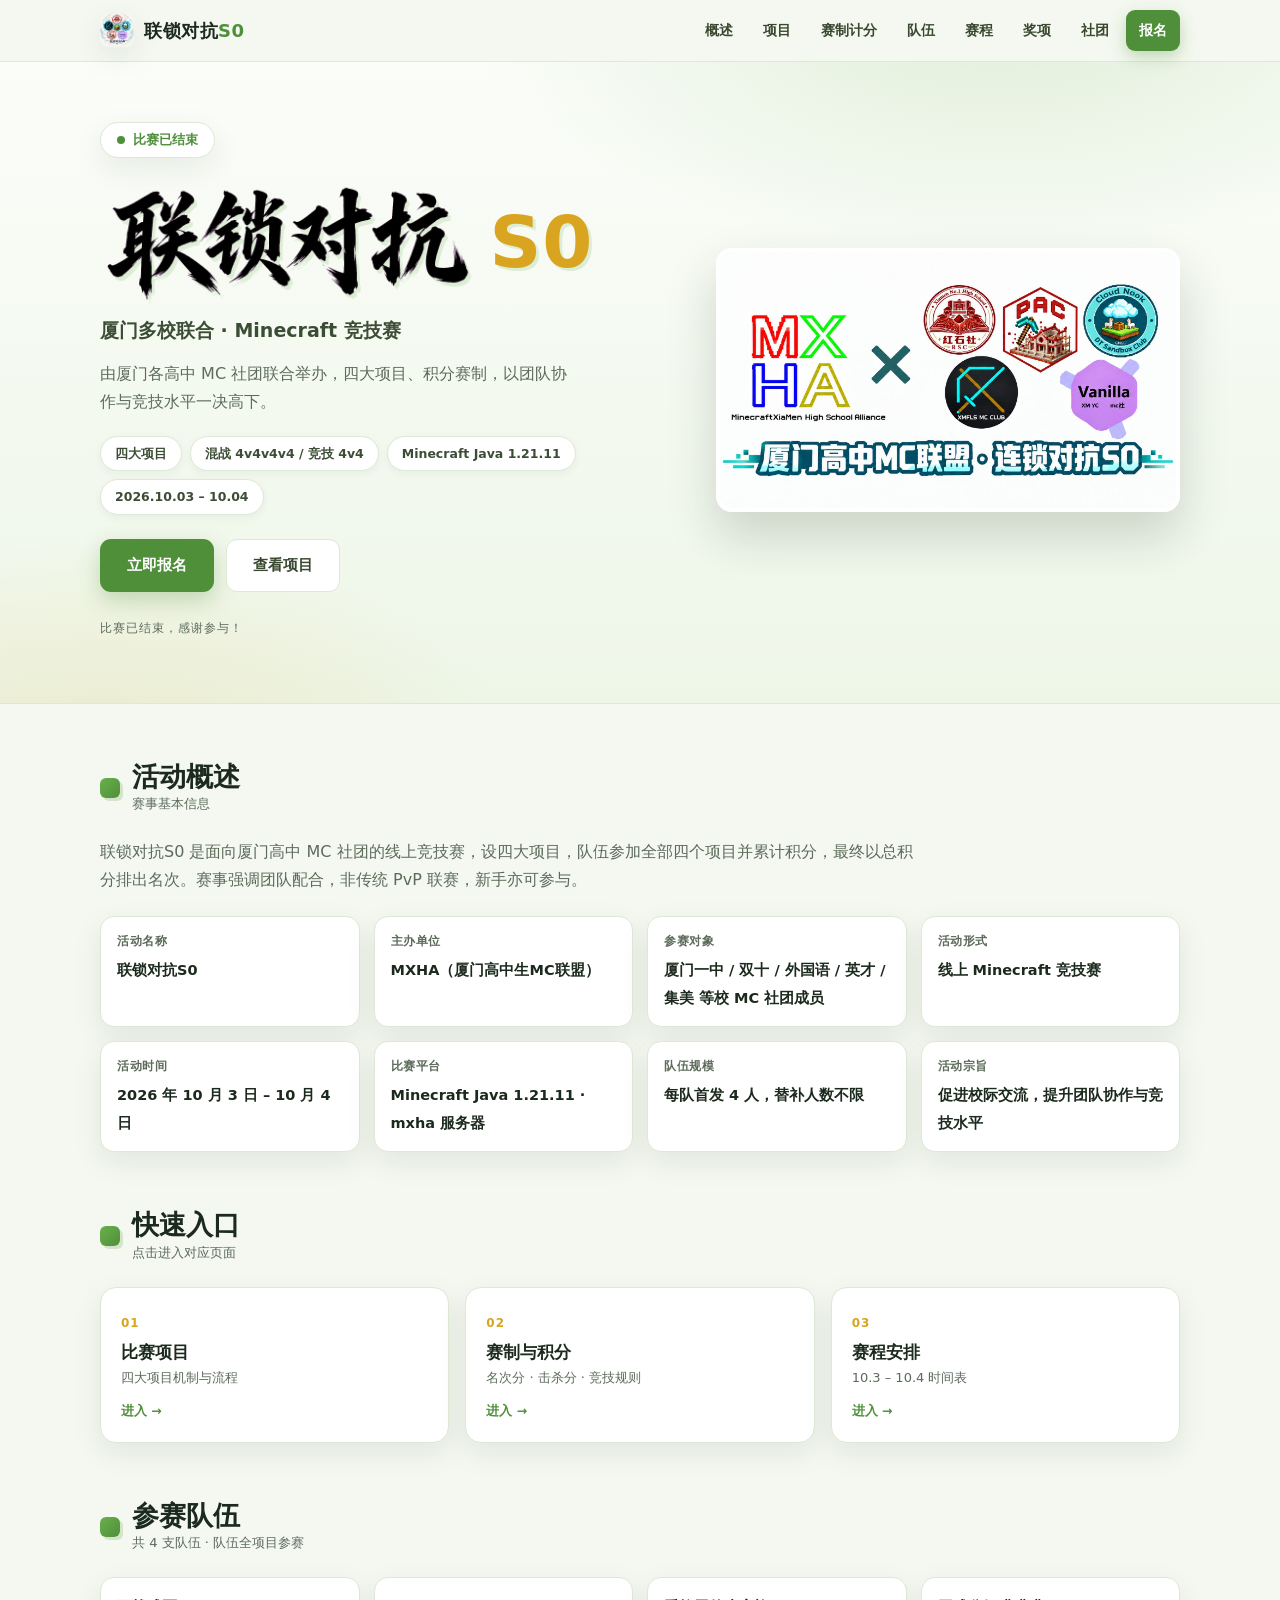
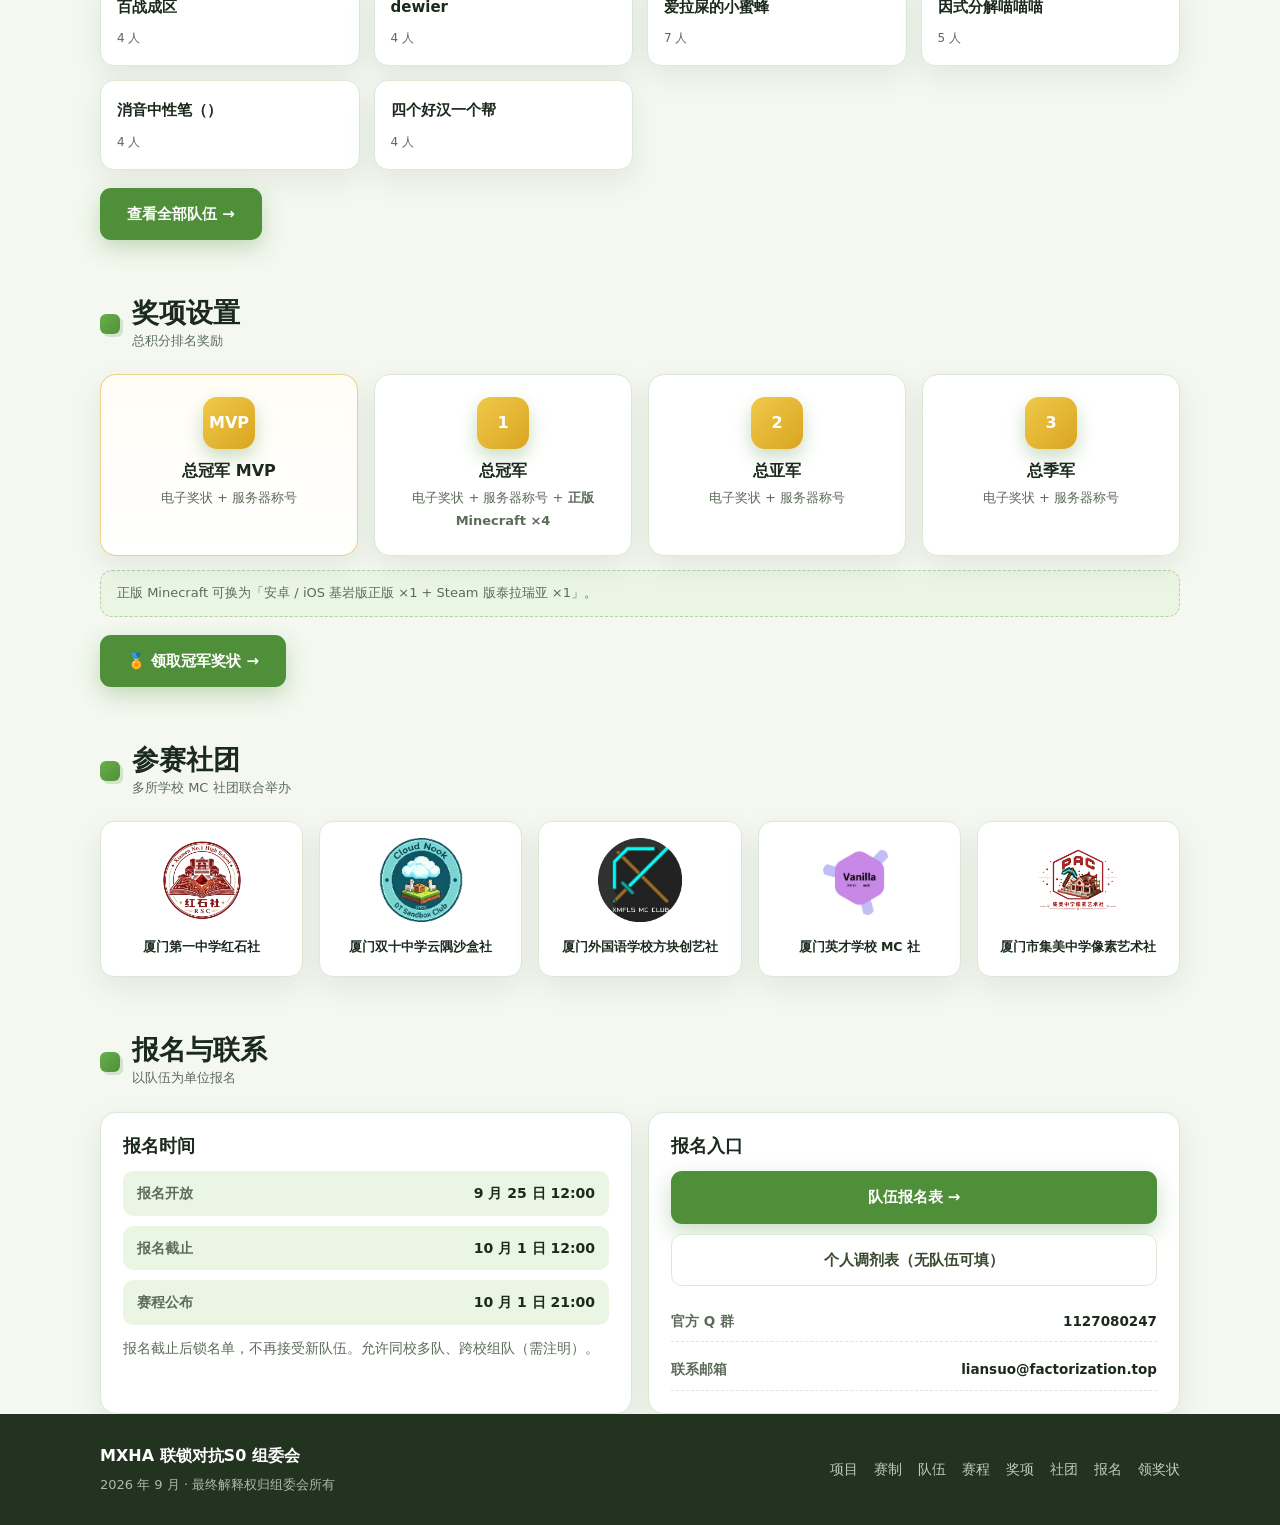
<file: index.html>
<!DOCTYPE html>
<html lang="zh-CN">
<head>
<meta charset="UTF-8">
<meta name="viewport" content="width=device-width, initial-scale=1">
<meta name="description" content="联锁对抗S0 · 厦门多校联合 Minecraft 竞技赛｜四大项目 · 积分赛制｜2026.10.03–10.04">
<title>联锁对抗S0 · 厦门多校联合 Minecraft 竞技赛</title>
<link rel="icon" href="assets/海报-圆形版.png">
<link rel="stylesheet" href="styles.css?v=42">
</head>
<body>

<a class="skip" href="#home">跳到内容</a>
<div class="progress" id="progress"></div>

<header class="nav" id="nav">
  <div class="nav-inner">
    <a class="brand" href="index.html">
      <img src="assets/海报-圆形版.png" alt="联锁对抗S0">
      <span>联锁对抗<em>S0</em></span>
    </a>
    <button class="nav-toggle" id="navToggle" aria-label="菜单">☰</button>
    <nav class="nav-links" id="navLinks">
      <a href="index.html#about">概述</a>
      <a href="projects.html">项目</a>
      <a href="rules.html">赛制计分</a>
      <a href="teams.html">队伍</a>
      <a href="schedule.html">赛程</a>
      <a href="index.html#awards">奖项</a>
      <a href="index.html#clubs">社团</a>
      <a class="nav-cta" href="index.html#join">报名</a>
    </nav>
  </div>
</header>

<main>

<!-- ================= HERO ================= -->
<section class="hero" id="home">
  <div class="hero-bg"></div>
  <div class="hero-inner">
    <div class="hero-text">
      <span class="badge" id="statusBadge"><i></i><span id="statusText">加载中…</span></span>
      <h1 class="hero-title"><img src="assets/title.png" alt="联锁对抗" class="hero-title-img"><span class="gold">S0</span></h1>
      <p class="sub">厦门多校联合 · Minecraft 竞技赛</p>
      <p class="lead">由厦门各高中 MC 社团联合举办，四大项目、积分赛制，以团队协作与竞技水平一决高下。</p>
      <div class="chips">
        <span class="chip">四大项目</span>
        <span class="chip">混战 4v4v4v4 / 竞技 4v4</span>
        <span class="chip">Minecraft Java 1.21.11</span>
        <span class="chip">2026.10.03 – 10.04</span>
      </div>
      <div class="hero-actions">
        <a class="btn btn-primary" href="index.html#join">立即报名</a>
        <a class="btn btn-ghost" href="projects.html">查看项目</a>
      </div>
      <div class="countdown" id="countdown" data-target="2026-10-03T19:00:00+08:00"></div>
    </div>
    <div class="hero-art">
      <img src="assets/海报-横版.jpg" alt="联锁对抗S0 宣传海报">
    </div>
  </div>
</section>

<!-- ================= 概述 ================= -->
<section class="section" id="about">
  <div class="sec-head">
    <span class="blk"></span>
    <div><h2>活动概述</h2><p>赛事基本信息</p></div>
  </div>
  <p class="about-desc">联锁对抗S0 是面向厦门高中 MC 社团的线上竞技赛，设四大项目，队伍参加全部四个项目并累计积分，最终以总积分排出名次。赛事强调团队配合，非传统 PvP 联赛，新手亦可参与。</p>
  <div class="facts">
    <div class="fact"><span>活动名称</span><b>联锁对抗S0</b></div>
    <div class="fact"><span>主办单位</span><b>MXHA（厦门高中生MC联盟）</b></div>
    <div class="fact"><span>参赛对象</span><b>厦门一中 / 双十 / 外国语 / 英才 / 集美 等校 MC 社团成员</b></div>
    <div class="fact"><span>活动形式</span><b>线上 Minecraft 竞技赛</b></div>
    <div class="fact"><span>活动时间</span><b>2026 年 10 月 3 日 – 10 月 4 日</b></div>
    <div class="fact"><span>比赛平台</span><b>Minecraft Java 1.21.11 · mxha 服务器</b></div>
    <div class="fact"><span>队伍规模</span><b>每队首发 4 人，替补人数不限</b></div>
    <div class="fact"><span>活动宗旨</span><b>促进校际交流，提升团队协作与竞技水平</b></div>
  </div>
</section>

<!-- ================= 快捷入口 ================= -->
<section class="section" id="hub">
  <div class="sec-head">
    <span class="blk"></span>
    <div><h2>快速入口</h2><p>点击进入对应页面</p></div>
  </div>
  <div class="hub-grid">
    <a class="hub-card" href="projects.html">
      <span class="hnum">01</span>
      <h3>比赛项目</h3>
      <p>四大项目机制与流程</p>
      <span class="harrow">进入 →</span>
    </a>
    <a class="hub-card" href="rules.html">
      <span class="hnum">02</span>
      <h3>赛制与积分</h3>
      <p>名次分 · 击杀分 · 竞技规则</p>
      <span class="harrow">进入 →</span>
    </a>
    <a class="hub-card" href="schedule.html">
      <span class="hnum">03</span>
      <h3>赛程安排</h3>
      <p>10.3 – 10.4 时间表</p>
      <span class="harrow">进入 →</span>
    </a>
  </div>
</section>

<!-- ================= 队伍预览 ================= -->
<section class="section" id="teams">
  <div class="sec-head">
    <span class="blk"></span>
    <div><h2>参赛队伍</h2><p>共 4 支队伍 · 队伍全项目参赛</p></div>
  </div>
  <div class="team-preview" id="teamPreview"></div>
  <noscript>
    <div class="team-preview">
      <a class="tmini" href="teams.html"><span class="tmini-head"><span class="tmini-name">百战成区</span></span><span class="tmini-meta">4 人</span></a>
      <a class="tmini" href="teams.html"><span class="tmini-head"><span class="tmini-name">dewier</span></span><span class="tmini-meta">4 人</span></a>
      <a class="tmini" href="teams.html"><span class="tmini-head"><span class="tmini-name">爱拉屎的小蜜蜂</span></span><span class="tmini-meta">7 人</span></a>
      <a class="tmini" href="teams.html"><span class="tmini-head"><span class="tmini-name">因式分解喵喵喵</span></span><span class="tmini-meta">5 人</span></a>
      <a class="tmini" href="teams.html"><span class="tmini-head"><span class="tmini-name">消音中性笔（）</span></span><span class="tmini-meta">4 人</span></a>
      <a class="tmini" href="teams.html"><span class="tmini-head"><span class="tmini-name">四个好汉一个帮</span></span><span class="tmini-meta">4 人</span></a>
    </div>
  </noscript>
  <div class="hero-actions" style="margin-top:18px">
    <a class="btn btn-primary" href="teams.html">查看全部队伍 →</a>
  </div>
</section>

<!-- ================= 奖项 ================= -->
<section class="section" id="awards">
  <div class="sec-head">
    <span class="blk"></span>
    <div><h2>奖项设置</h2><p>总积分排名奖励</p></div>
  </div>
  <div class="awards">
    <div class="award gold-award"><div class="medal">MVP</div><h3>总冠军 MVP</h3><p>电子奖状 + 服务器称号</p></div>
    <div class="award"><div class="medal">1</div><h3>总冠军</h3><p>电子奖状 + 服务器称号 + <b>正版 Minecraft ×4</b></p></div>
    <div class="award"><div class="medal">2</div><h3>总亚军</h3><p>电子奖状 + 服务器称号</p></div>
    <div class="award"><div class="medal">3</div><h3>总季军</h3><p>电子奖状 + 服务器称号</p></div>
  </div>
  <div class="note">正版 Minecraft 可换为「安卓 / iOS 基岩版正版 ×1 + Steam 版泰拉瑞亚 ×1」。</div>
  <div class="hero-actions" style="margin-top:18px">
    <a class="btn btn-primary" href="cert.html">🏅 领取冠军奖状 →</a>
  </div>
</section>

<!-- ================= 社团 ================= -->
<section class="section" id="clubs">
  <div class="sec-head">
    <span class="blk"></span>
    <div><h2>参赛社团</h2><p>多所学校 MC 社团联合举办</p></div>
  </div>
  <div class="clubs">
    <div class="club"><img src="assets/厦门第一中学红石社-社徽.png" alt="厦门第一中学红石社"><span>厦门第一中学红石社</span></div>
    <div class="club"><img src="assets/厦门双十中学云隅沙盒社-社徽.png" alt="厦门双十中学云隅沙盒社"><span>厦门双十中学云隅沙盒社</span></div>
    <div class="club"><img src="assets/厦门外国语学校方块创艺社-社徽.png" alt="厦门外国语学校方块创艺社"><span>厦门外国语学校方块创艺社</span></div>
    <div class="club"><img src="assets/厦门英才学校mc社-社徽.png" alt="厦门英才学校 MC 社"><span>厦门英才学校 MC 社</span></div>
    <div class="club"><img src="assets/厦门市集美中学像素艺术社-社徽.png" alt="厦门市集美中学像素艺术社"><span>厦门市集美中学像素艺术社</span></div>
  </div>
</section>

<!-- ================= 报名 ================= -->
<section class="section" id="join">
  <div class="sec-head">
    <span class="blk"></span>
    <div><h2>报名与联系</h2><p>以队伍为单位报名</p></div>
  </div>
  <div class="join-grid">
    <div class="join-card">
      <h3>报名时间</h3>
      <ul class="timeline">
        <li><span>报名开放</span><b>9 月 25 日 12:00</b></li>
        <li><span>报名截止</span><b>10 月 1 日 12:00</b></li>
        <li><span>赛程公布</span><b>10 月 1 日 21:00</b></li>
      </ul>
      <p class="muted">报名截止后锁名单，不再接受新队伍。允许同校多队、跨校组队（需注明）。</p>
    </div>
    <div class="join-card">
      <h3>报名入口</h3>
      <a class="btn btn-primary block" href="https://wj.qq.com/s2/28008100/887n/" target="_blank" rel="noopener">队伍报名表 →</a>
      <a class="btn btn-ghost block" href="https://wj.qq.com/s2/28017419/l4mc/" target="_blank" rel="noopener">个人调剂表（无队伍可填）</a>
      <div class="contact">
        <div><span>官方 Q 群</span><b>1127080247</b></div>
        <div><span>联系邮箱</span><b>liansuo@factorization.top</b></div>
      </div>
    </div>
  </div>
</section>

</main>

<footer class="footer">
  <div class="footer-inner">
    <div>
      <b>MXHA 联锁对抗S0 组委会</b>
      <p>2026 年 9 月 · 最终解释权归组委会所有</p>
    </div>
    <div class="footer-links">
      <a href="projects.html">项目</a>
      <a href="rules.html">赛制</a>
      <a href="teams.html">队伍</a>
      <a href="schedule.html">赛程</a>
      <a href="#awards">奖项</a>
      <a href="#clubs">社团</a>
      <a href="#join">报名</a>
      <a href="cert.html">领奖状</a>
    </div>
  </div>
</footer>

<script src="app.js?v=42"></script>
<script src="data/teams.js?v=42"></script>
<script>
(function () {
  'use strict';
  var D = window.LSF_TEAMS;
  if (!D || !D.teams) return;
  var host = document.getElementById('teamPreview');
  if (!host) return;
  D.teams.forEach(function (t) {
    var a = document.createElement('a');
    a.className = 'tmini';
    a.setAttribute('href', 'teams.html');
    var head = document.createElement('span');
    head.className = 'tmini-head';
    var name = document.createElement('span');
    name.className = 'tmini-name';
    name.textContent = t.name;
    head.appendChild(name);
    a.appendChild(head);
    var meta = document.createElement('span');
    meta.className = 'tmini-meta';
    meta.textContent = t.members.length + ' 人';
    a.appendChild(meta);
    host.appendChild(a);
  });
})();
</script>
</body>
</html>
</file>
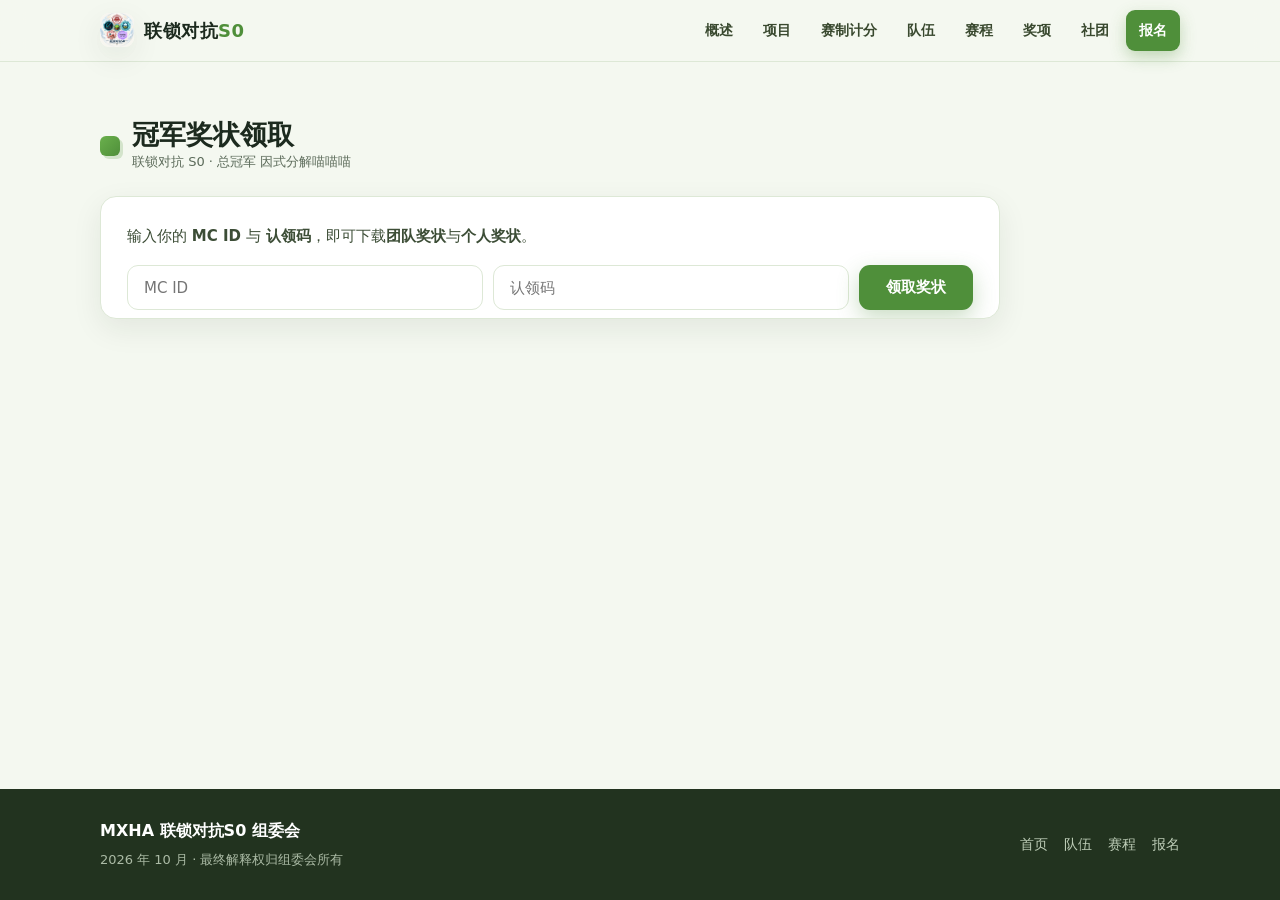
<file: cert.html>
<!DOCTYPE html>
<html lang="zh-CN">
<head>
<meta charset="UTF-8">
<meta name="viewport" content="width=device-width, initial-scale=1">
<meta name="description" content="联锁对抗S0 · 冠军奖状领取">
<title>冠军奖状领取 · 联锁对抗S0</title>
<link rel="icon" href="assets/海报-圆形版.png">
<link rel="stylesheet" href="styles.css?v=42">
</head>
<body>

<a class="skip" href="#main">跳到内容</a>
<div class="progress" id="progress"></div>

<header class="nav" id="nav">
  <div class="nav-inner">
    <a class="brand" href="index.html"><img src="assets/海报-圆形版.png" alt="联锁对抗S0"><span>联锁对抗<em>S0</em></span></a>
    <button class="nav-toggle" id="navToggle" aria-label="菜单">☰</button>
    <nav class="nav-links" id="navLinks">
      <a href="index.html#about">概述</a>
      <a href="projects.html">项目</a>
      <a href="rules.html">赛制计分</a>
      <a href="teams.html">队伍</a>
      <a href="schedule.html">赛程</a>
      <a href="index.html#awards">奖项</a>
      <a href="index.html#clubs">社团</a>
      <a class="nav-cta" href="index.html#join">报名</a>
    </nav>
  </div>
</header>

<main id="main">
<section class="section">
  <div class="sec-head">
    <span class="blk"></span>
    <div><h2>冠军奖状领取</h2><p>联锁对抗 S0 · 总冠军 因式分解喵喵喵</p></div>
  </div>

  <div class="cert-wrap">
    <div class="cert-panel">
      <p class="cert-tip">输入你的 <b>MC ID</b> 与 <b>认领码</b>，即可下载<b>团队奖状</b>与<b>个人奖状</b>。</p>
      <div class="cert-form">
        <input id="mcid" type="text" placeholder="MC ID" autocomplete="off" spellcheck="false">
        <input id="code" type="text" placeholder="认领码" autocomplete="off" spellcheck="false">
        <button class="btn btn-primary" id="claimBtn" type="button">领取奖状</button>
      </div>
    </div>
    <div id="result" class="cert-result"></div>
  </div>
</section>
</main>

<footer class="footer">
  <div class="footer-inner">
    <div><b>MXHA 联锁对抗S0 组委会</b><p>2026 年 10 月 · 最终解释权归组委会所有</p></div>
    <div class="footer-links">
      <a href="index.html">首页</a>
      <a href="teams.html">队伍</a>
      <a href="schedule.html">赛程</a>
      <a href="index.html#join">报名</a>
    </div>
  </div>
</footer>

<script src="app.js?v=42"></script>
<script src="data/certs.js?v=42"></script>
<script>
(function () {
  'use strict';
  var D = window.LSF_CERTS;
  var result = document.getElementById('result');
  var input = document.getElementById('mcid');
  var codeInput = document.getElementById('code');
  var btn = document.getElementById('claimBtn');
  if (!D || !result || !input || !btn) return;
  var members = D.members || {};

  function err(msg) { result.innerHTML = '<p class="cert-err">' + msg + '</p>'; }

  function claim() {
    var mcid = input.value.trim();
    var code = codeInput.value.trim();
    if (!mcid || !code) { err('请输入 MC ID 与认领码。'); return; }
    var key = null;
    for (var k in members) {
      if (k.toLowerCase() === mcid.toLowerCase()) { key = k; break; }
    }
    if (!key || String(members[key]).toUpperCase() !== code.toUpperCase()) {
      err('MC ID 或认领码不正确，请核对后重试。');
      return;
    }
    var solo = 'assets/cert-' + key + '.png';
    result.innerHTML =
      '<div class="cert-grid">' +
        '<figure class="cert-card">' +
          '<figcaption>团队奖状</figcaption>' +
          '<img src="assets/poster-cert.png" alt="团队奖状">' +
          '<a class="btn btn-primary" href="assets/poster-cert.png" download="奖状-因式分解喵喵喵-团队.png">下载团队奖状 →</a>' +
        '</figure>' +
        '<figure class="cert-card">' +
          '<figcaption>个人奖状</figcaption>' +
          '<img src="' + solo + '" alt="个人奖状">' +
          '<a class="btn btn-primary" href="' + solo + '" download="奖状-' + key + '.png">下载个人奖状 →</a>' +
        '</figure>' +
      '</div>';
  }
  btn.addEventListener('click', claim);
  input.addEventListener('keydown', function (e) { if (e.key === 'Enter') claim(); });
  codeInput.addEventListener('keydown', function (e) { if (e.key === 'Enter') claim(); });
})();
</script>
</body>
</html>
</file>
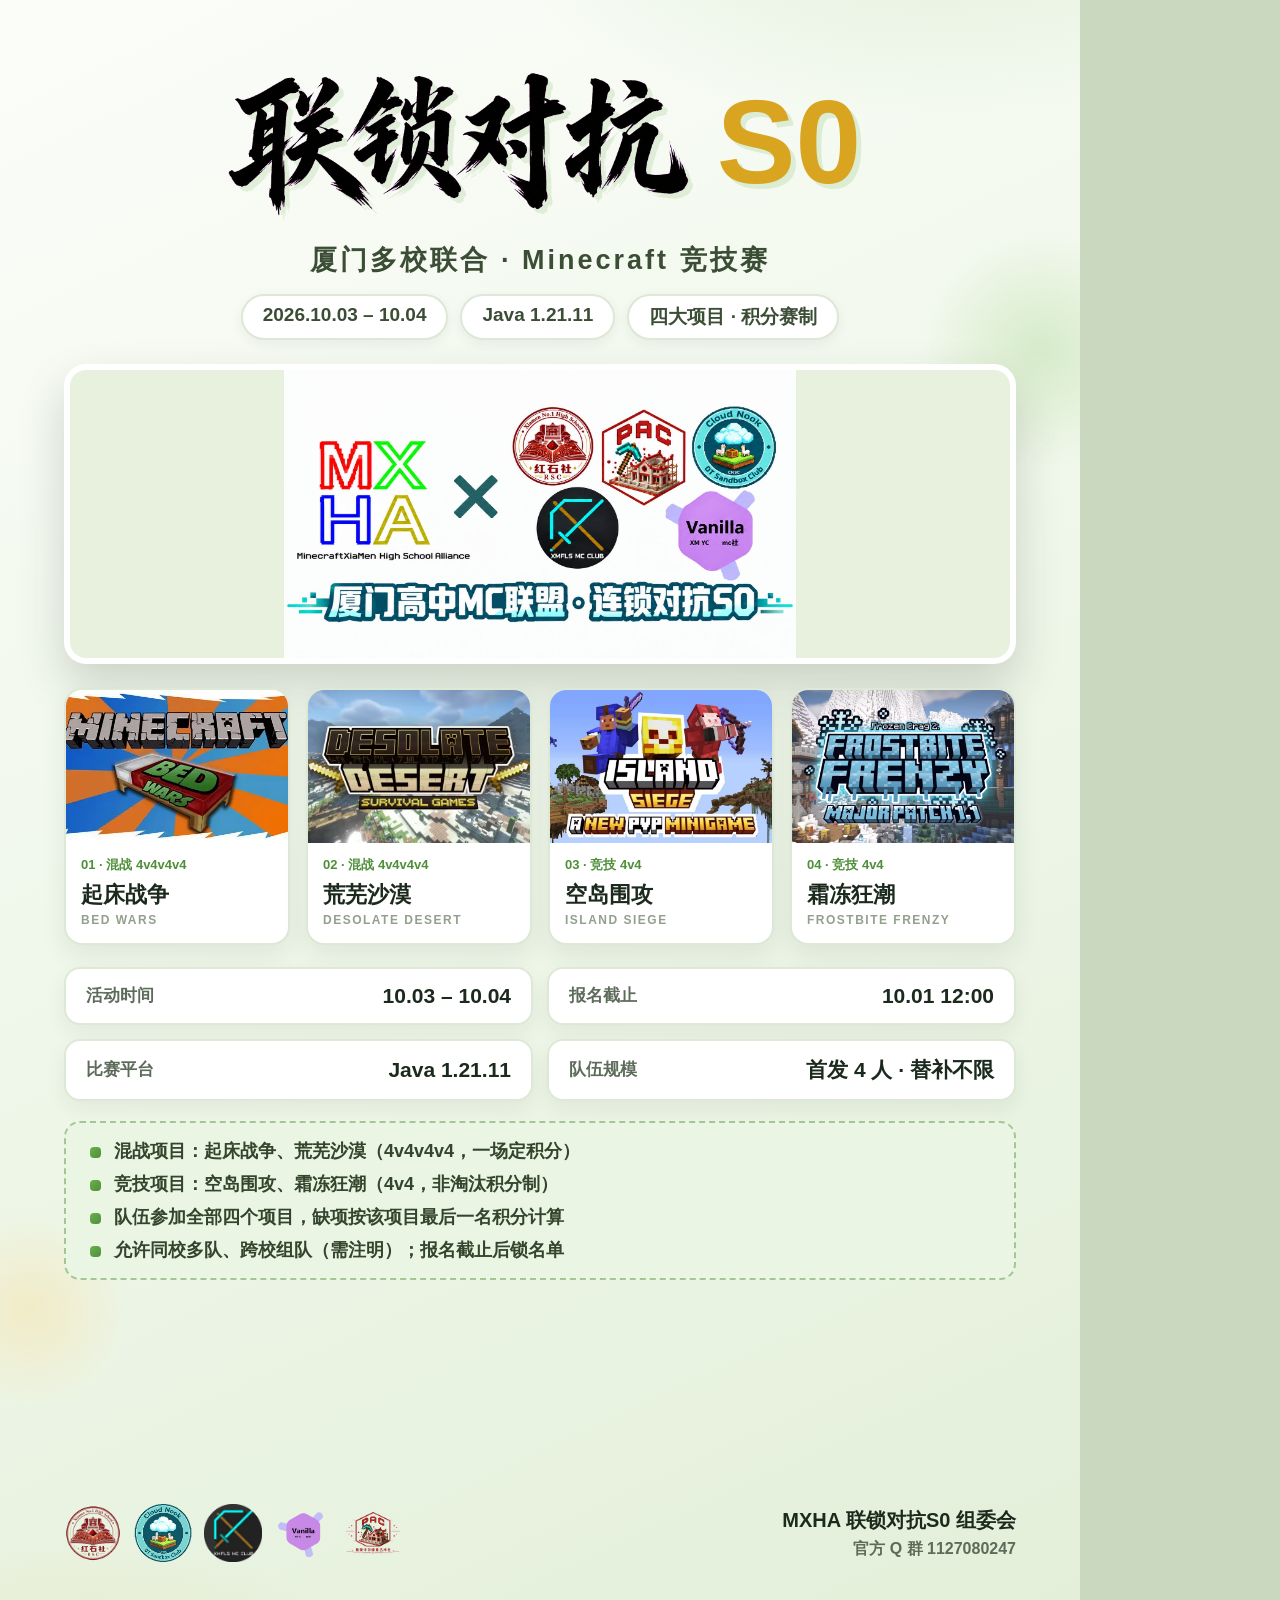
<file: poster.html>
<!DOCTYPE html>
<html lang="zh-CN">
<head>
<meta charset="UTF-8">
<meta name="viewport" content="width=1080">
<title>联锁对抗S0 · 宣传海报</title>
<style>
  *{box-sizing:border-box}
  html,body{margin:0;padding:0}
  body{background:#c9d8bf;font-family:"Microsoft YaHei","PingFang SC","Noto Sans SC",sans-serif}
  .poster{position:relative;width:1080px;height:1620px;overflow:hidden;
    background:linear-gradient(155deg,#fbfdf9 0%,#eef6e8 55%,#e3efd9 100%);color:#1c2a1e;
    padding:58px 64px;display:flex;flex-direction:column}
  .poster::before{content:"";position:absolute;inset:0;pointer-events:none;
    background:radial-gradient(760px 420px at 85% -8%,rgba(106,176,76,.18),transparent 60%),
               radial-gradient(620px 360px at 5% 108%,rgba(217,165,32,.16),transparent 60%)}
  .blob{position:absolute;border-radius:999px;pointer-events:none;opacity:.55;filter:blur(3px)}
  .blob.a{width:240px;height:240px;right:-80px;top:230px;background:radial-gradient(circle,#bfe0ac,transparent 70%)}
  .blob.b{width:200px;height:200px;left:-70px;bottom:210px;background:radial-gradient(circle,#f6e3ad,transparent 70%)}
  .z{position:relative;z-index:2}

  .head{display:flex;flex-direction:column;align-items:center;text-align:center;gap:16px}
  .titlewrap{display:flex;align-items:center;gap:20px}
  .titlewrap img{height:168px;width:auto;filter:drop-shadow(5px 5px 0 rgba(106,176,76,.16))}
  .titlewrap .s0{font-size:118px;font-weight:900;color:#d9a520;line-height:1;
    text-shadow:5px 5px 0 rgba(106,176,76,.18)}
  .sub{font-size:27px;font-weight:800;letter-spacing:3px;color:#3c4d36}
  .chips{display:flex;gap:12px;flex-wrap:wrap;justify-content:center}
  .chip{font-size:19px;font-weight:700;color:#3c4d36;background:#fff;border:2px solid #dde8d6;
    border-radius:999px;padding:8px 20px;box-shadow:0 4px 12px rgba(28,42,30,.06)}

  .hero{margin-top:24px;height:300px;border-radius:22px;overflow:hidden;border:6px solid #fff;
    background:#e7f1de;box-shadow:0 22px 46px rgba(28,42,30,.18);display:flex;align-items:center;justify-content:center}
  .hero img{width:100%;height:100%;object-fit:contain}

  .projects{margin-top:24px;display:grid;grid-template-columns:repeat(4,1fr);gap:16px}
  .proj{background:#fff;border:2px solid #dde8d6;border-radius:18px;overflow:hidden;
    box-shadow:0 10px 26px rgba(28,42,30,.08);display:flex;flex-direction:column}
  .proj .cover{aspect-ratio:16/11;overflow:hidden;background:#e7f1de}
  .proj .cover img{width:100%;height:100%;object-fit:cover;display:block}
  .proj .body{padding:13px 15px 16px}
  .proj .tag{font-size:13px;font-weight:800;color:#4f8f3a}
  .proj h3{font-size:22px;font-weight:900;margin:6px 0 3px}
  .proj .en{font-size:12px;letter-spacing:1.5px;text-transform:uppercase;color:#93a08e;font-weight:800}

  .facts{margin-top:22px;display:grid;grid-template-columns:1fr 1fr;gap:14px}
  .fact{display:flex;align-items:center;gap:14px;background:#fff;border:2px solid #dde8d6;
    border-radius:16px;padding:15px 20px;box-shadow:0 8px 20px rgba(28,42,30,.06)}
  .fact .k{font-size:17px;color:#5c6b5a;font-weight:800;white-space:nowrap}
  .fact .v{font-size:21px;font-weight:900;margin-left:auto}

  .note{margin-top:20px;background:#eaf5e4;border:2px dashed rgba(79,143,58,.45);border-radius:16px;
    padding:16px 24px;display:grid;gap:9px}
  .note div{font-size:18px;color:#33452c;font-weight:600;position:relative;padding-left:24px}
  .note div::before{content:"";position:absolute;left:0;top:8px;width:11px;height:11px;border-radius:4px;
    background:linear-gradient(135deg,#6ab04c,#4f8f3a)}

  .foot{margin-top:auto;padding-top:18px;display:flex;align-items:center;justify-content:space-between;gap:20px}
  .clubs{display:flex;gap:12px;align-items:center}
  .clubs img{width:58px;height:58px;object-fit:contain}
  .meta{text-align:right}
  .meta b{font-size:20px;font-weight:900}
  .meta p{font-size:16px;color:#5c6b5a;margin:5px 0 0;font-weight:700}
</style>
</head>
<body>
<div class="poster">
  <span class="blob a"></span><span class="blob b"></span>

  <div class="head z">
    <div class="titlewrap">
      <img src="assets/title.png" alt="联锁对抗">
      <span class="s0">S0</span>
    </div>
    <div class="sub">厦门多校联合 · Minecraft 竞技赛</div>
    <div class="chips">
      <span class="chip">2026.10.03 – 10.04</span>
      <span class="chip">Java 1.21.11</span>
      <span class="chip">四大项目 · 积分赛制</span>
    </div>
  </div>

  <div class="hero z">
    <img src="assets/海报-横版.jpg" alt="联锁对抗S0">
  </div>

  <div class="projects z">
    <div class="proj">
      <div class="cover"><img src="assets/project-bedwars.png" alt=""></div>
      <div class="body"><div class="tag">01 · 混战 4v4v4v4</div><h3>起床战争</h3><div class="en">Bed Wars</div></div>
    </div>
    <div class="proj">
      <div class="cover"><img src="assets/project-desert.png" alt=""></div>
      <div class="body"><div class="tag">02 · 混战 4v4v4v4</div><h3>荒芜沙漠</h3><div class="en">Desolate Desert</div></div>
    </div>
    <div class="proj">
      <div class="cover"><img src="assets/project-siege.png" alt=""></div>
      <div class="body"><div class="tag">03 · 竞技 4v4</div><h3>空岛围攻</h3><div class="en">Island Siege</div></div>
    </div>
    <div class="proj">
      <div class="cover"><img src="assets/project-frostbite.png" alt=""></div>
      <div class="body"><div class="tag">04 · 竞技 4v4</div><h3>霜冻狂潮</h3><div class="en">Frostbite Frenzy</div></div>
    </div>
  </div>

  <div class="facts z">
      <div class="fact"><span class="k">活动时间</span><span class="v">10.03 – 10.04</span></div>
    <div class="fact"><span class="k">报名截止</span><span class="v">10.01 12:00</span></div>
    <div class="fact"><span class="k">比赛平台</span><span class="v">Java 1.21.11</span></div>
    <div class="fact"><span class="k">队伍规模</span><span class="v">首发 4 人 · 替补不限</span></div>
  </div>

  <div class="note z">
    <div>混战项目：起床战争、荒芜沙漠（4v4v4v4，一场定积分）</div>
    <div>竞技项目：空岛围攻、霜冻狂潮（4v4，非淘汰积分制）</div>
    <div>队伍参加全部四个项目，缺项按该项目最后一名积分计算</div>
    <div>允许同校多队、跨校组队（需注明）；报名截止后锁名单</div>
  </div>

  <div class="foot z">
    <div class="clubs">
      <img src="assets/厦门第一中学红石社-社徽.png" alt="">
      <img src="assets/厦门双十中学云隅沙盒社-社徽.png" alt="">
      <img src="assets/厦门外国语学校方块创艺社-社徽.png" alt="">
      <img src="assets/厦门英才学校mc社-社徽.png" alt="">
      <img src="assets/厦门市集美中学像素艺术社-社徽.png" alt="">
    </div>
    <div class="meta">
      <b>MXHA 联锁对抗S0 组委会</b>
      <p>官方 Q 群 1127080247</p>
    </div>
  </div>
</div>
</body>
</html>
</file>
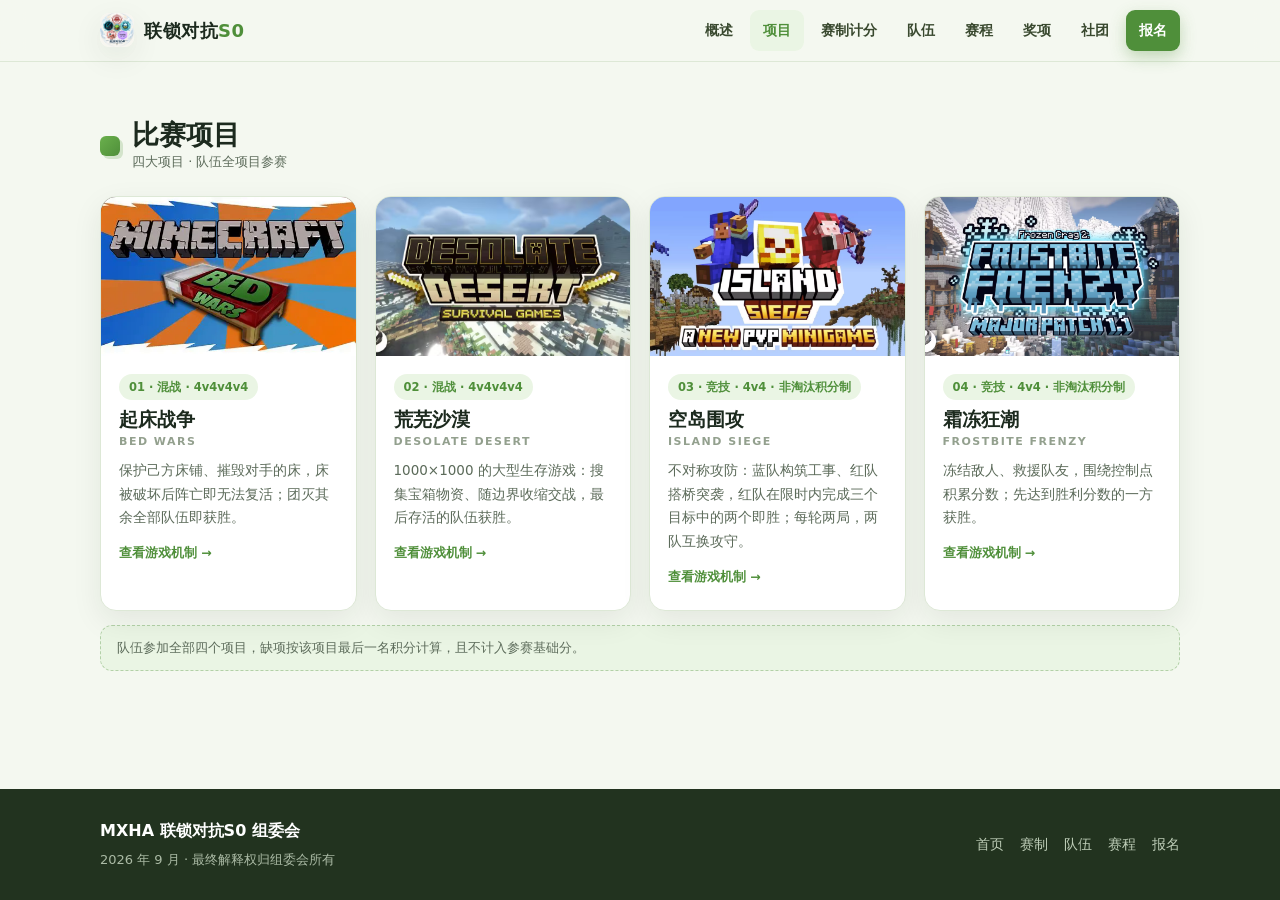
<file: projects.html>
<!DOCTYPE html>
<html lang="zh-CN">
<head>
<meta charset="UTF-8">
<meta name="viewport" content="width=device-width, initial-scale=1">
<meta name="description" content="联锁对抗S0 · 四大比赛项目">
<title>比赛项目 · 联锁对抗S0</title>
<link rel="icon" href="assets/海报-圆形版.png">
<link rel="stylesheet" href="styles.css?v=42">
</head>
<body>

<a class="skip" href="#main">跳到内容</a>
<div class="progress" id="progress"></div>

<header class="nav" id="nav">
  <div class="nav-inner">
    <a class="brand" href="index.html"><img src="assets/海报-圆形版.png" alt="联锁对抗S0"><span>联锁对抗<em>S0</em></span></a>
    <button class="nav-toggle" id="navToggle" aria-label="菜单">☰</button>
    <nav class="nav-links" id="navLinks">
      <a href="index.html#about">概述</a>
      <a href="projects.html" class="active">项目</a>
      <a href="rules.html">赛制计分</a>
      <a href="teams.html">队伍</a>
      <a href="schedule.html">赛程</a>
      <a href="index.html#awards">奖项</a>
      <a href="index.html#clubs">社团</a>
      <a class="nav-cta" href="index.html#join">报名</a>
    </nav>
  </div>
</header>

<main id="main">
<section class="section">
  <div class="sec-head">
    <span class="blk"></span>
    <div><h2>比赛项目</h2><p>四大项目 · 队伍全项目参赛</p></div>
  </div>
  <div class="projects">

    <a class="pcard" data-accent="#E05252" href="projects/bedwars.html">
      <div class="pcover" style="background:linear-gradient(135deg,#3a2b2b,#7a3030)">
        <img src="assets/project-bedwars.png" alt="" onerror="this.remove()">
      </div>
      <div class="pbody">
        <div class="ptag">01 · 混战 · 4v4v4v4</div>
        <h3>起床战争</h3>
        <div class="pen">Bed Wars</div>
        <p>保护己方床铺、摧毁对手的床，床被破坏后阵亡即无法复活；团灭其余全部队伍即获胜。</p>
        <span class="more">查看游戏机制 →</span>
      </div>
    </a>

    <a class="pcard" data-accent="#E0A83B" href="projects/desert.html">
      <div class="pcover">
        <img src="assets/project-desert.png" alt="" onerror="this.remove()">
      </div>
      <div class="pbody">
        <div class="ptag">02 · 混战 · 4v4v4v4</div>
        <h3>荒芜沙漠</h3>
        <div class="pen">Desolate Desert</div>
        <p>1000×1000 的大型生存游戏：搜集宝箱物资、随边界收缩交战，最后存活的队伍获胜。</p>
        <span class="more">查看游戏机制 →</span>
      </div>
    </a>

    <a class="pcard" data-accent="#8E7CE0" href="projects/siege.html">
      <div class="pcover">
        <img src="assets/project-siege.png" alt="" onerror="this.remove()">
      </div>
      <div class="pbody">
        <div class="ptag">03 · 竞技 · 4v4 · 非淘汰积分制</div>
        <h3>空岛围攻</h3>
        <div class="pen">Island Siege</div>
        <p>不对称攻防：蓝队构筑工事、红队搭桥突袭，红队在限时内完成三个目标中的两个即胜；每轮两局，两队互换攻守。</p>
        <span class="more">查看游戏机制 →</span>
      </div>
    </a>

    <a class="pcard" data-accent="#4FA3E0" href="projects/frostbite.html">
      <div class="pcover">
        <img src="assets/project-frostbite.png" alt="" onerror="this.remove()">
      </div>
      <div class="pbody">
        <div class="ptag">04 · 竞技 · 4v4 · 非淘汰积分制</div>
        <h3>霜冻狂潮</h3>
        <div class="pen">Frostbite Frenzy</div>
        <p>冻结敌人、救援队友，围绕控制点积累分数；先达到胜利分数的一方获胜。</p>
        <span class="more">查看游戏机制 →</span>
      </div>
    </a>

  </div>
  <div class="note">队伍参加全部四个项目，缺项按该项目最后一名积分计算，且不计入参赛基础分。</div>
</section>
</main>

<footer class="footer">
  <div class="footer-inner">
    <div><b>MXHA 联锁对抗S0 组委会</b><p>2026 年 9 月 · 最终解释权归组委会所有</p></div>
    <div class="footer-links">
      <a href="index.html">首页</a>
      <a href="rules.html">赛制</a>
      <a href="teams.html">队伍</a>
      <a href="schedule.html">赛程</a>
      <a href="index.html#join">报名</a>
    </div>
  </div>
</footer>

<script src="app.js?v=42"></script>
</body>
</html>
</file>
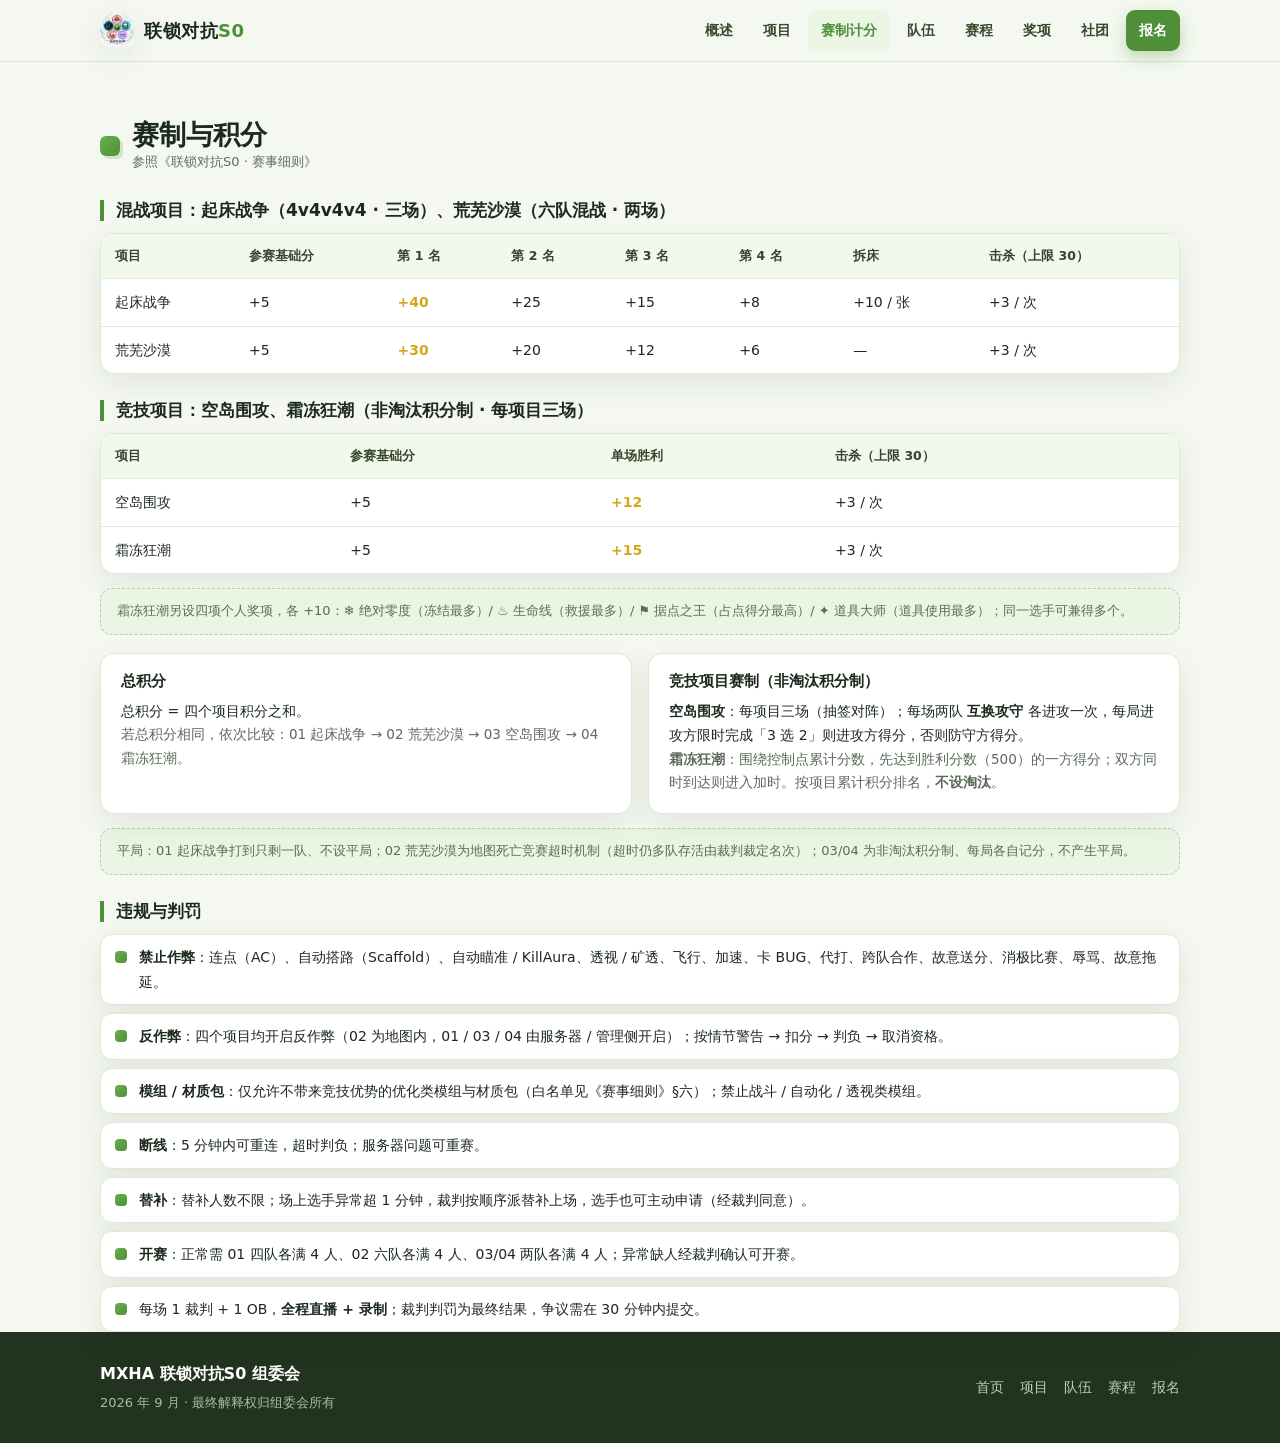
<file: rules.html>
<!DOCTYPE html>
<html lang="zh-CN">
<head>
<meta charset="UTF-8">
<meta name="viewport" content="width=device-width, initial-scale=1">
<meta name="description" content="联锁对抗S0 · 赛制与积分规则">
<title>赛制与积分 · 联锁对抗S0</title>
<link rel="icon" href="assets/海报-圆形版.png">
<link rel="stylesheet" href="styles.css?v=42">
</head>
<body>

<a class="skip" href="#main">跳到内容</a>
<div class="progress" id="progress"></div>

<header class="nav" id="nav">
  <div class="nav-inner">
    <a class="brand" href="index.html"><img src="assets/海报-圆形版.png" alt="联锁对抗S0"><span>联锁对抗<em>S0</em></span></a>
    <button class="nav-toggle" id="navToggle" aria-label="菜单">☰</button>
    <nav class="nav-links" id="navLinks">
      <a href="index.html#about">概述</a>
      <a href="projects.html">项目</a>
      <a href="rules.html" class="active">赛制计分</a>
      <a href="teams.html">队伍</a>
      <a href="schedule.html">赛程</a>
      <a href="index.html#awards">奖项</a>
      <a href="index.html#clubs">社团</a>
      <a class="nav-cta" href="index.html#join">报名</a>
    </nav>
  </div>
</header>

<main id="main">
<section class="section">
  <div class="sec-head">
    <span class="blk"></span>
    <div><h2>赛制与积分</h2><p>参照《联锁对抗S0 · 赛事细则》</p></div>
  </div>

  <h3 class="sub-head">混战项目：起床战争（4v4v4v4 · 三场）、荒芜沙漠（六队混战 · 两场）</h3>
  <div class="table-wrap">
    <table>
      <thead><tr><th>项目</th><th>参赛基础分</th><th>第 1 名</th><th>第 2 名</th><th>第 3 名</th><th>第 4 名</th><th>拆床</th><th>击杀（上限 30）</th></tr></thead>
      <tbody>
        <tr><td>起床战争</td><td>+5</td><td class="g">+40</td><td>+25</td><td>+15</td><td>+8</td><td>+10 / 张</td><td>+3 / 次</td></tr>
        <tr><td>荒芜沙漠</td><td>+5</td><td class="g">+30</td><td>+20</td><td>+12</td><td>+6</td><td>—</td><td>+3 / 次</td></tr>
      </tbody>
    </table>
  </div>

  <h3 class="sub-head">竞技项目：空岛围攻、霜冻狂潮（非淘汰积分制 · 每项目三场）</h3>
  <div class="table-wrap">
    <table>
      <thead><tr><th>项目</th><th>参赛基础分</th><th>单场胜利</th><th>击杀（上限 30）</th></tr></thead>
      <tbody>
        <tr><td>空岛围攻</td><td>+5</td><td class="g">+12</td><td>+3 / 次</td></tr>
        <tr><td>霜冻狂潮</td><td>+5</td><td class="g">+15</td><td>+3 / 次</td></tr>
      </tbody>
    </table>
  </div>
  <div class="note">霜冻狂潮另设四项个人奖项，各 +10：❄ 绝对零度（冻结最多）/ ♨ 生命线（救援最多）/ ⚑ 据点之王（占点得分最高）/ ✦ 道具大师（道具使用最多）；同一选手可兼得多个。</div>

  <div class="two-col">
    <div class="panel">
      <h4>总积分</h4>
      <p>总积分 = 四个项目积分之和。</p>
      <p class="muted">若总积分相同，依次比较：01 起床战争 → 02 荒芜沙漠 → 03 空岛围攻 → 04 霜冻狂潮。</p>
    </div>
    <div class="panel">
      <h4>竞技项目赛制（非淘汰积分制）</h4>
      <p><b>空岛围攻</b>：每项目三场（抽签对阵）；每场两队 <b>互换攻守</b> 各进攻一次，每局进攻方限时完成「3 选 2」则进攻方得分，否则防守方得分。</p>
      <p class="muted"><b>霜冻狂潮</b>：围绕控制点累计分数，先达到胜利分数（500）的一方得分；双方同时到达则进入加时。按项目累计积分排名，<b>不设淘汰</b>。</p>
    </div>
  </div>

  <div class="note">平局：01 起床战争打到只剩一队、不设平局；02 荒芜沙漠为地图死亡竞赛超时机制（超时仍多队存活由裁判裁定名次）；03/04 为非淘汰积分制、每局各自记分，不产生平局。</div>

  <h3 class="sub-head">违规与判罚</h3>
  <ul class="tick">
    <li><b>禁止作弊</b>：连点（AC）、自动搭路（Scaffold）、自动瞄准 / KillAura、透视 / 矿透、飞行、加速、卡 BUG、代打、跨队合作、故意送分、消极比赛、辱骂、故意拖延。</li>
    <li><b>反作弊</b>：四个项目均开启反作弊（02 为地图内，01 / 03 / 04 由服务器 / 管理侧开启）；按情节警告 → 扣分 → 判负 → 取消资格。</li>
    <li><b>模组 / 材质包</b>：仅允许不带来竞技优势的优化类模组与材质包（白名单见《赛事细则》§六）；禁止战斗 / 自动化 / 透视类模组。</li>
    <li><b>断线</b>：5 分钟内可重连，超时判负；服务器问题可重赛。</li>
    <li><b>替补</b>：替补人数不限；场上选手异常超 1 分钟，裁判按顺序派替补上场，选手也可主动申请（经裁判同意）。</li>
    <li><b>开赛</b>：正常需 01 四队各满 4 人、02 六队各满 4 人、03/04 两队各满 4 人；异常缺人经裁判确认可开赛。</li>
    <li>每场 1 裁判 + 1 OB，<b>全程直播 + 录制</b>；裁判判罚为最终结果，争议需在 30 分钟内提交。</li>
  </ul>
</section>
</main>

<footer class="footer">
  <div class="footer-inner">
    <div><b>MXHA 联锁对抗S0 组委会</b><p>2026 年 9 月 · 最终解释权归组委会所有</p></div>
    <div class="footer-links">
      <a href="index.html">首页</a>
      <a href="projects.html">项目</a>
      <a href="teams.html">队伍</a>
      <a href="schedule.html">赛程</a>
      <a href="index.html#join">报名</a>
    </div>
  </div>
</footer>

<script src="app.js?v=42"></script>
</body>
</html>
</file>
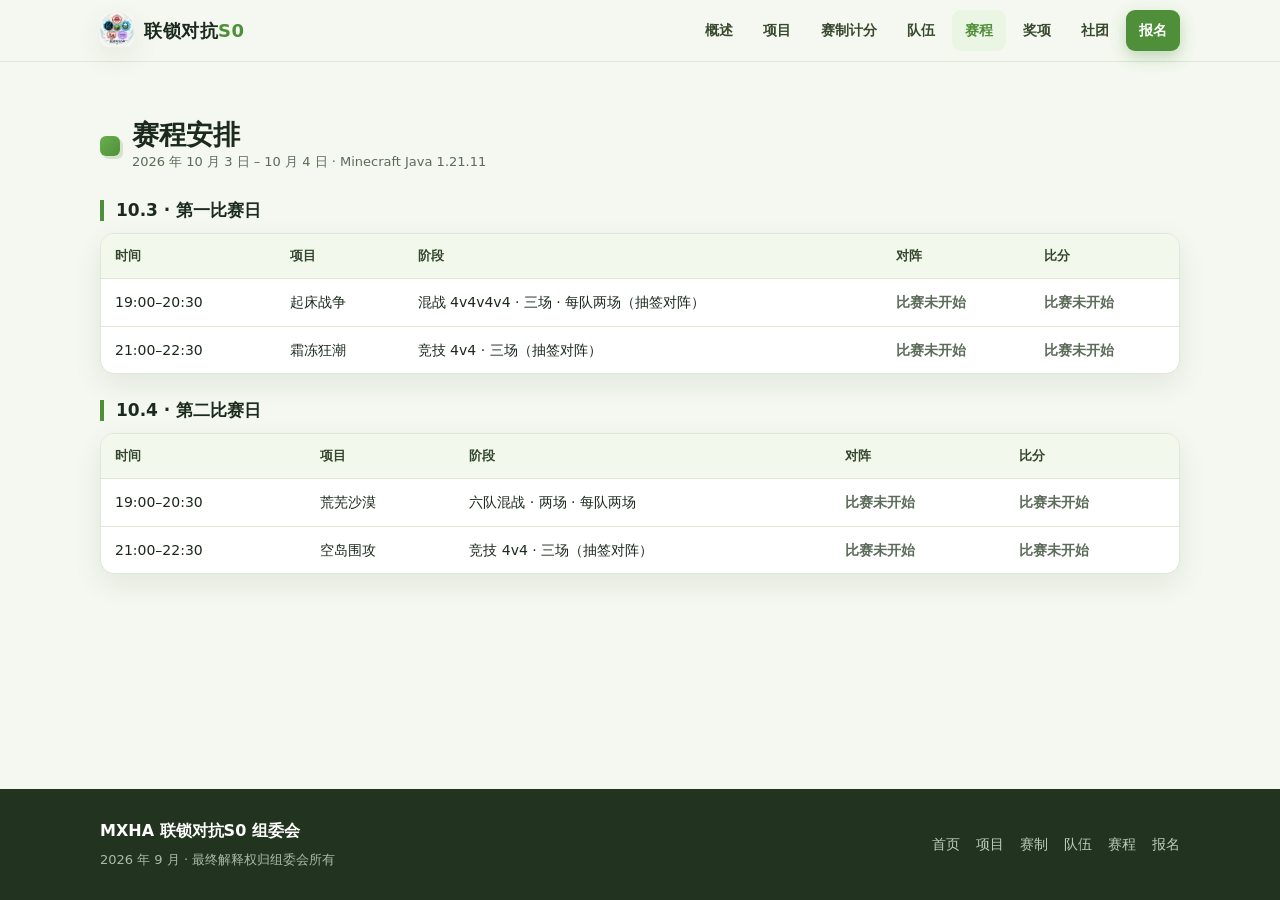
<file: schedule.html>
<!DOCTYPE html>
<html lang="zh-CN">
<head>
<meta charset="UTF-8">
<meta name="viewport" content="width=device-width, initial-scale=1">
<meta name="description" content="联锁对抗S0 · 赛程安排">
<title>赛程安排 · 联锁对抗S0</title>
<link rel="icon" href="assets/海报-圆形版.png">
<link rel="stylesheet" href="styles.css?v=42">
</head>
<body>

<a class="skip" href="#main">跳到内容</a>
<div class="progress" id="progress"></div>

<header class="nav" id="nav">
  <div class="nav-inner">
    <a class="brand" href="index.html">
      <img src="assets/海报-圆形版.png" alt="联锁对抗S0">
      <span>联锁对抗<em>S0</em></span>
    </a>
    <button class="nav-toggle" id="navToggle" aria-label="菜单">☰</button>
    <nav class="nav-links" id="navLinks">
      <a href="index.html#about">概述</a>
      <a href="projects.html">项目</a>
      <a href="rules.html">赛制计分</a>
      <a href="teams.html">队伍</a>
      <a href="schedule.html" class="active">赛程</a>
      <a href="index.html#awards">奖项</a>
      <a href="index.html#clubs">社团</a>
      <a class="nav-cta" href="index.html#join">报名</a>
    </nav>
  </div>
</header>

<main id="main">
<section class="section" id="schedule">
  <div class="sec-head">
    <span class="blk"></span>
    <div><h2>赛程安排</h2><p>2026 年 10 月 3 日 – 10 月 4 日 · Minecraft Java 1.21.11</p></div>
  </div>

  <div id="scheduleRoot"></div>

  <noscript>
    <div class="table-wrap">
      <table class="schedule">
        <thead><tr><th>时间</th><th>项目</th><th>阶段</th><th>对阵</th><th>比分</th></tr></thead>
        <tbody>
          <tr><td>19:00–20:30</td><td>起床战争</td><td>混战 4v4v4v4 · 三场 · 每队两场（抽签对阵）</td><td>比赛未开始</td><td>比赛未开始</td></tr>
          <tr><td>21:00–22:30</td><td>霜冻狂潮</td><td>竞技 4v4 · 三场（抽签对阵）</td><td>比赛未开始</td><td>比赛未开始</td></tr>
          <tr><td>19:00–20:30</td><td>荒芜沙漠</td><td>六队混战 · 两场 · 每队两场</td><td>比赛未开始</td><td>比赛未开始</td></tr>
          <tr><td>21:00–22:30</td><td>空岛围攻</td><td>竞技 4v4 · 三场（抽签对阵）</td><td>比赛未开始</td><td>比赛未开始</td></tr>
        </tbody>
      </table>
    </div>
  </noscript>
</section>
</main>

<footer class="footer">
  <div class="footer-inner">
    <div>
      <b>MXHA 联锁对抗S0 组委会</b>
      <p>2026 年 9 月 · 最终解释权归组委会所有</p>
    </div>
    <div class="footer-links">
      <a href="index.html">首页</a>
      <a href="projects.html">项目</a>
      <a href="rules.html">赛制</a>
      <a href="teams.html">队伍</a>
      <a href="schedule.html">赛程</a>
      <a href="index.html#join">报名</a>
    </div>
  </div>
</footer>

<script src="app.js?v=42"></script>
<script src="data/schedule.js?v=42"></script>
<script>
(function () {
  'use strict';
  var D = window.LSF_SCHEDULE;
  if (!D || !D.days) return;
  var root = document.getElementById('scheduleRoot');
  if (!root) return;
  var ph = D.placeholder || '比赛未开始';

  D.days.forEach(function (day) {
    var head = document.createElement('h3');
    head.className = 'sub-head';
    head.textContent = day.label + ' · ' + (day.title || '');
    root.appendChild(head);

    var wrap = document.createElement('div');
    wrap.className = 'table-wrap';
    var table = document.createElement('table');
    table.className = 'schedule';

    var thead = document.createElement('thead');
    thead.innerHTML = '<tr><th>时间</th><th>项目</th><th>阶段</th><th>对阵</th><th>比分</th></tr>';
    table.appendChild(thead);

    var tbody = document.createElement('tbody');
    day.items.forEach(function (it) {
      var tr = document.createElement('tr');
      function cell(val, cls) {
        var td = document.createElement('td');
        td.textContent = val;
        if (cls) td.className = cls;
        return td;
      }
      tr.appendChild(cell(it.time));
      tr.appendChild(cell(it.project));
      tr.appendChild(cell(it.stage));
      tr.appendChild(cell(it.match, it.match === ph ? 'ph' : ''));
      tr.appendChild(cell(it.score, it.score === ph ? 'ph' : ''));
      tbody.appendChild(tr);
    });
    table.appendChild(tbody);
    wrap.appendChild(table);
    root.appendChild(wrap);
  });
})();
</script>
</body>
</html>
</file>
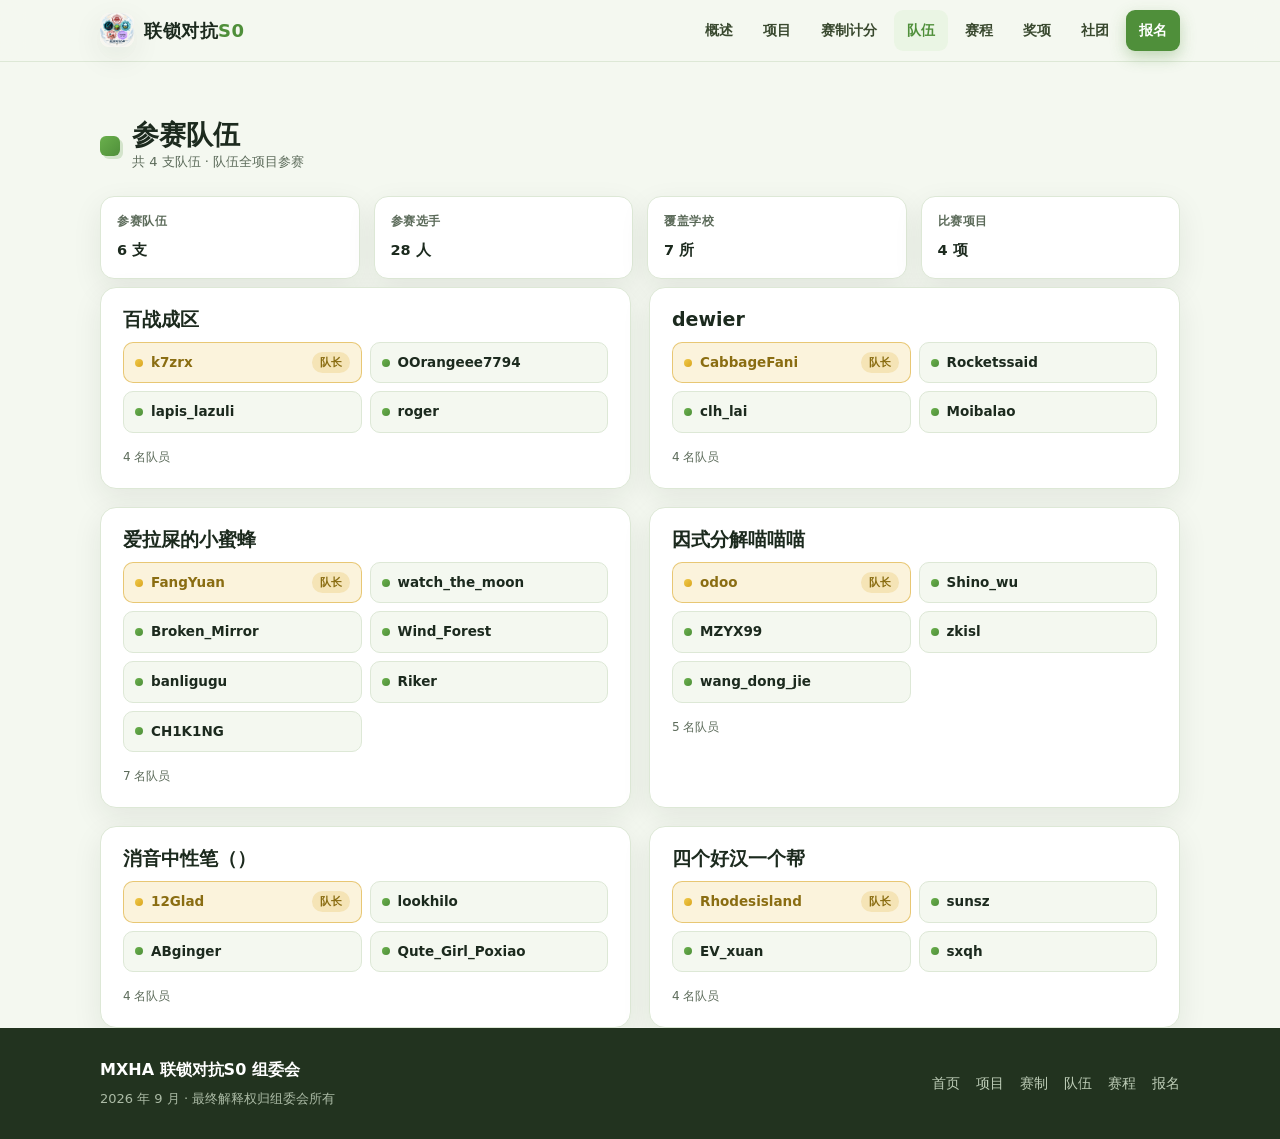
<file: teams.html>
<!DOCTYPE html>
<html lang="zh-CN">
<head>
<meta charset="UTF-8">
<meta name="viewport" content="width=device-width, initial-scale=1">
<meta name="description" content="联锁对抗S0 · 参赛队伍总览">
<title>参赛队伍 · 联锁对抗S0</title>
<link rel="icon" href="assets/海报-圆形版.png">
<link rel="stylesheet" href="styles.css?v=42">
</head>
<body>

<a class="skip" href="#main">跳到内容</a>
<div class="progress" id="progress"></div>

<header class="nav" id="nav">
  <div class="nav-inner">
    <a class="brand" href="index.html">
      <img src="assets/海报-圆形版.png" alt="联锁对抗S0">
      <span>联锁对抗<em>S0</em></span>
    </a>
    <button class="nav-toggle" id="navToggle" aria-label="菜单">☰</button>
    <nav class="nav-links" id="navLinks">
      <a href="index.html#about">概述</a>
      <a href="projects.html">项目</a>
      <a href="rules.html">赛制计分</a>
      <a href="teams.html" class="active">队伍</a>
      <a href="schedule.html">赛程</a>
      <a href="index.html#awards">奖项</a>
      <a href="index.html#clubs">社团</a>
      <a class="nav-cta" href="index.html#join">报名</a>
    </nav>
  </div>
</header>

<main id="main">
<section class="section" id="teams">
  <div class="sec-head">
    <span class="blk"></span>
    <div><h2>参赛队伍</h2><p>共 4 支队伍 · 队伍全项目参赛</p></div>
  </div>

  <div class="facts" id="teamStats"></div>

  <div class="team-grid" id="teamGrid"></div>

  <noscript>
    <div class="table-wrap">
      <table>
        <thead><tr><th>队伍</th><th>队员</th></tr></thead>
        <tbody>
          <tr><td>百战成区</td><td>k7zrx（队长）、OOrangeee7794、lapis_lazuli、roger</td></tr>
          <tr><td>dewier</td><td>CabbageFani（队长）、Rocketssaid、clh_lai、Moibalao</td></tr>
          <tr><td>爱拉屎的小蜜蜂</td><td>FangYuan（队长）、watch_the_moon、Broken_Mirror、Wind_Forest、banligugu、Riker、CH1K1NG</td></tr>
          <tr><td>因式分解喵喵喵</td><td>odoo（队长）、Shino_wu、MZYX99、zkisl、wang_dong_jie</td></tr>
          <tr><td>消音中性笔（）</td><td>12Glad（队长）、lookhilo、ABginger、Qute_Girl_Poxiao</td></tr>
          <tr><td>四个好汉一个帮</td><td>Rhodesisland（队长）、sunsz、EV_xuan、sxqh</td></tr>
        </tbody>
      </table>
    </div>
  </noscript>
</section>
</main>

<footer class="footer">
  <div class="footer-inner">
    <div>
      <b>MXHA 联锁对抗S0 组委会</b>
      <p>2026 年 9 月 · 最终解释权归组委会所有</p>
    </div>
    <div class="footer-links">
      <a href="index.html">首页</a>
      <a href="projects.html">项目</a>
      <a href="rules.html">赛制</a>
      <a href="teams.html">队伍</a>
      <a href="schedule.html">赛程</a>
      <a href="index.html#join">报名</a>
    </div>
  </div>
</footer>

<script src="app.js?v=42"></script>
<script src="data/teams.js?v=42"></script>
<script>
(function () {
  'use strict';
  var D = window.LSF_TEAMS;
  if (!D || !D.teams) return;

  var teams = D.teams;
  var grid = document.getElementById('teamGrid');
  var stats = document.getElementById('teamStats');

  /* 统计 */
  var memberCount = 0;
  var schoolMap = {};
  teams.forEach(function (t) {
    memberCount += t.members.length;
    t.schools.forEach(function (s) { schoolMap[s] = 1; });
  });
  var schoolList = Object.keys(schoolMap);
  if (stats) {
    stats.innerHTML =
      '<div class="fact"><span>参赛队伍</span><b>' + teams.length + ' 支</b></div>' +
      '<div class="fact"><span>参赛选手</span><b>' + memberCount + ' 人</b></div>' +
      '<div class="fact"><span>覆盖学校</span><b>' + schoolList.length + ' 所</b></div>' +
      '<div class="fact"><span>比赛项目</span><b>4 项</b></div>';
  }

  /* 队伍卡片 */
  teams.forEach(function (t) {
    var card = document.createElement('article');
    card.className = 'team-card';
    card.setAttribute('data-team-id', String(t.id));
    card.setAttribute('data-schools', t.schools.join('|'));

    var top = document.createElement('div');
    top.className = 'team-top';

    var name = document.createElement('h3');
    name.className = 'team-name';
    name.textContent = t.name;
    top.appendChild(name);

    card.appendChild(top);

    var ul = document.createElement('ul');
    ul.className = 'roster';
    t.members.forEach(function (m) {
      var li = document.createElement('li');
      var cls = [];
      if (m.pending) cls.push('is-pending');
      if (m.captain) cls.push('is-captain');
      if (cls.length) li.className = cls.join(' ');
      li.textContent = m.mcid;
      if (m.captain) {
        var badge = document.createElement('b');
        badge.className = 'cap-badge';
        badge.textContent = '队长';
        li.appendChild(badge);
      }
      ul.appendChild(li);
    });
    card.appendChild(ul);

    var count = document.createElement('div');
    count.className = 'team-count';
    count.textContent = t.members.length + ' 名队员';
    card.appendChild(count);

    grid.appendChild(card);
  });
})();
</script>
</body>
</html>
</file>
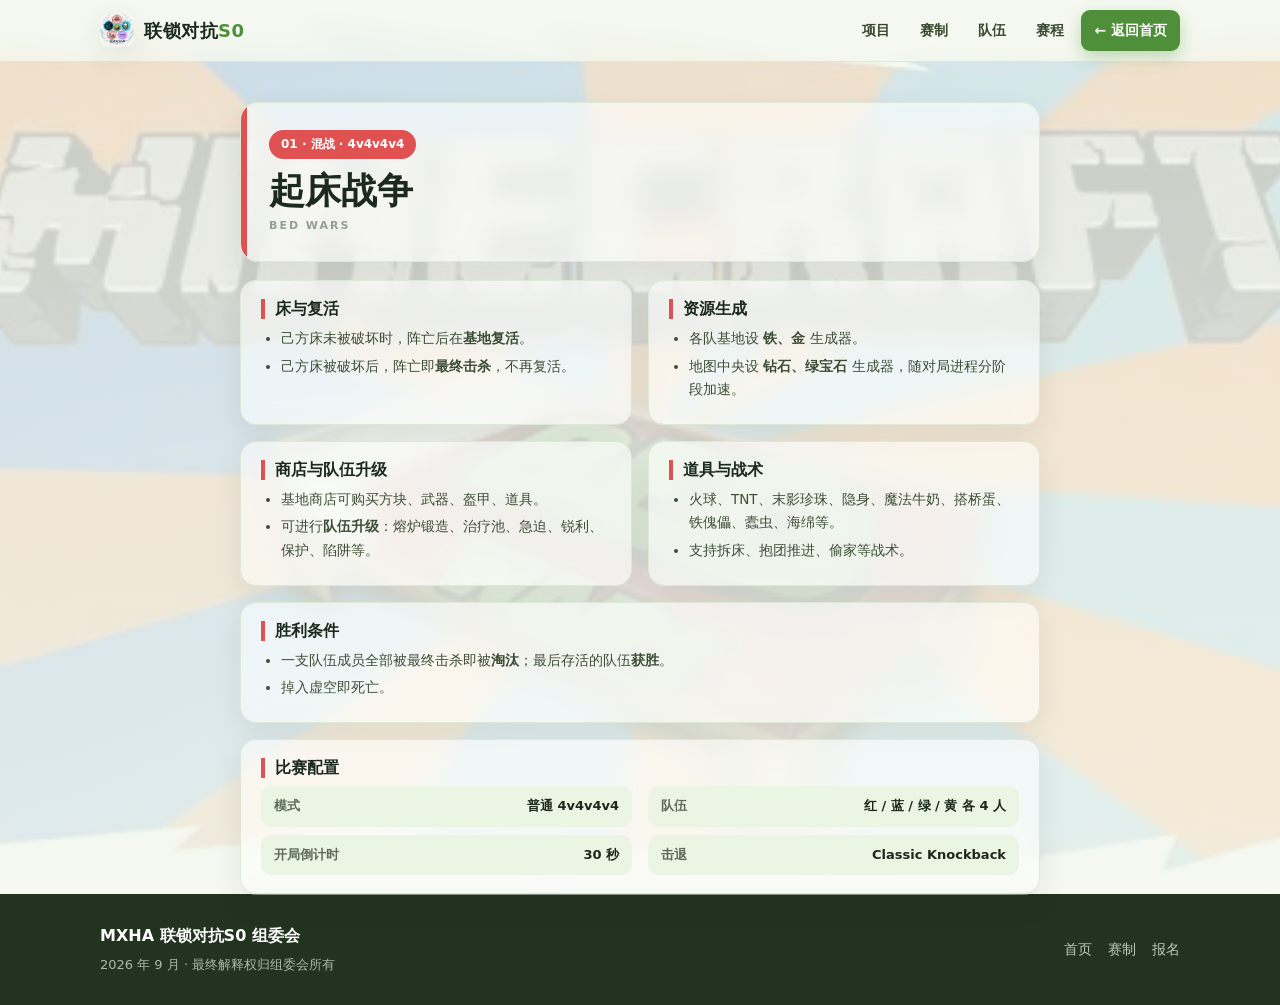
<file: projects/bedwars.html>
<!DOCTYPE html>
<html lang="zh-CN">
<head>
<meta charset="UTF-8">
<meta name="viewport" content="width=device-width, initial-scale=1">
<meta name="description" content="联锁对抗S0 · 起床战争 游戏机制与比赛配置">
<title>起床战争 · 联锁对抗S0</title>
<link rel="icon" href="../assets/海报-圆形版.png">
<link rel="stylesheet" href="../styles.css?v=42">
</head>
<body class="detail-page bg-bedwars">
<a class="skip" href="#main">跳到内容</a>
<header class="nav">
  <div class="nav-inner">
    <a class="brand" href="../index.html"><img src="../assets/海报-圆形版.png" alt="联锁对抗S0"><span>联锁对抗<em>S0</em></span></a>
    <button class="nav-toggle" id="navToggle" aria-label="菜单">☰</button>
    <nav class="nav-links" id="navLinks"><a href="../projects.html">项目</a><a href="../rules.html">赛制</a><a href="../teams.html">队伍</a><a href="../schedule.html">赛程</a><a class="nav-cta" href="../index.html">← 返回首页</a></nav>
  </div>
</header>

<main class="detail" id="main" style="--accent:#E05252">
  <div class="detail-head">
    <span class="m-tag">01 · 混战 · 4v4v4v4</span>
    <h1>起床战争</h1>
    <div class="m-en">Bed Wars</div>
  </div>

  <div class="detail-grid">
    <section class="detail-sec"><h2>床与复活</h2><ul>
      <li>己方床未被破坏时，阵亡后在<b>基地复活</b>。</li>
      <li>己方床被破坏后，阵亡即<b>最终击杀</b>，不再复活。</li>
    </ul></section>
    <section class="detail-sec"><h2>资源生成</h2><ul>
      <li>各队基地设 <b>铁、金</b> 生成器。</li>
      <li>地图中央设 <b>钻石、绿宝石</b> 生成器，随对局进程分阶段加速。</li>
    </ul></section>
    <section class="detail-sec"><h2>商店与队伍升级</h2><ul>
      <li>基地商店可购买方块、武器、盔甲、道具。</li>
      <li>可进行<b>队伍升级</b>：熔炉锻造、治疗池、急迫、锐利、保护、陷阱等。</li>
    </ul></section>
    <section class="detail-sec"><h2>道具与战术</h2><ul>
      <li>火球、TNT、末影珍珠、隐身、魔法牛奶、搭桥蛋、铁傀儡、蠹虫、海绵等。</li>
      <li>支持拆床、抱团推进、偷家等战术。</li>
    </ul></section>
    <section class="detail-sec wide"><h2>胜利条件</h2><ul>
      <li>一支队伍成员全部被最终击杀即被<b>淘汰</b>；最后存活的队伍<b>获胜</b>。</li>
      <li>掉入虚空即死亡。</li>
    </ul></section>
    <section class="detail-sec wide"><h2>比赛配置</h2><div class="detail-cfg">
      <div class="row"><span>模式</span><b>普通 4v4v4v4</b></div>
      <div class="row"><span>队伍</span><b>红 / 蓝 / 绿 / 黄 各 4 人</b></div>
      <div class="row"><span>开局倒计时</span><b>30 秒</b></div>
      <div class="row"><span>击退</span><b>Classic Knockback</b></div>
    </div></section>
  </div>

</main>

<footer class="footer">
  <div class="footer-inner">
    <div><b>MXHA 联锁对抗S0 组委会</b><p>2026 年 9 月 · 最终解释权归组委会所有</p></div>
    <div class="footer-links"><a href="../index.html">首页</a><a href="../index.html#rules">赛制</a><a href="../index.html#join">报名</a></div>
  </div>
</footer>

<script src="../app.js?v=42"></script>
</body>
</html>
</file>
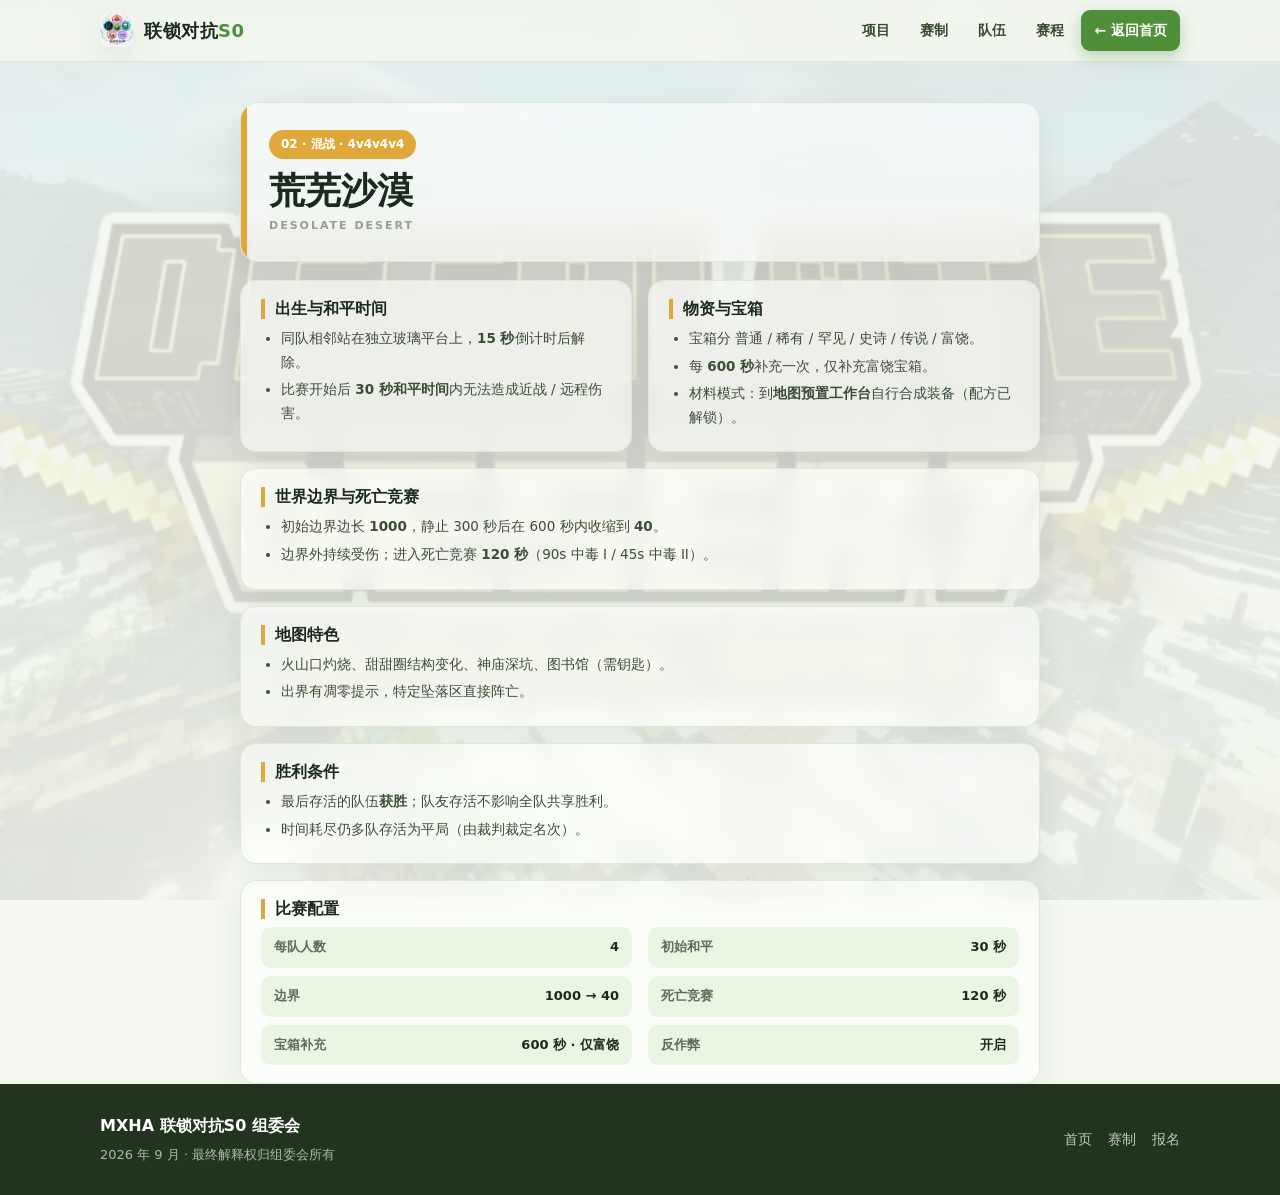
<file: projects/desert.html>
<!DOCTYPE html>
<html lang="zh-CN">
<head>
<meta charset="UTF-8">
<meta name="viewport" content="width=device-width, initial-scale=1">
<meta name="description" content="联锁对抗S0 · 荒芜沙漠 游戏机制与比赛配置">
<title>荒芜沙漠 · 联锁对抗S0</title>
<link rel="icon" href="../assets/海报-圆形版.png">
<link rel="stylesheet" href="../styles.css?v=42">
</head>
<body class="detail-page bg-desert">
<a class="skip" href="#main">跳到内容</a>
<header class="nav">
  <div class="nav-inner">
    <a class="brand" href="../index.html"><img src="../assets/海报-圆形版.png" alt="联锁对抗S0"><span>联锁对抗<em>S0</em></span></a>
    <button class="nav-toggle" id="navToggle" aria-label="菜单">☰</button>
    <nav class="nav-links" id="navLinks"><a href="../projects.html">项目</a><a href="../rules.html">赛制</a><a href="../teams.html">队伍</a><a href="../schedule.html">赛程</a><a class="nav-cta" href="../index.html">← 返回首页</a></nav>
  </div>
</header>

<main class="detail" id="main" style="--accent:#E0A83B">
  <div class="detail-head">
    <span class="m-tag">02 · 混战 · 4v4v4v4</span>
    <h1>荒芜沙漠</h1>
    <div class="m-en">Desolate Desert</div>
  </div>

  <div class="detail-grid">
    <section class="detail-sec"><h2>出生与和平时间</h2><ul>
      <li>同队相邻站在独立玻璃平台上，<b>15 秒</b>倒计时后解除。</li>
      <li>比赛开始后 <b>30 秒和平时间</b>内无法造成近战 / 远程伤害。</li>
    </ul></section>
    <section class="detail-sec"><h2>物资与宝箱</h2><ul>
      <li>宝箱分 普通 / 稀有 / 罕见 / 史诗 / 传说 / 富饶。</li>
      <li>每 <b>600 秒</b>补充一次，仅补充富饶宝箱。</li>
      <li>材料模式：到<b>地图预置工作台</b>自行合成装备（配方已解锁）。</li>
    </ul></section>
    <section class="detail-sec wide"><h2>世界边界与死亡竞赛</h2><ul>
      <li>初始边界边长 <b>1000</b>，静止 300 秒后在 600 秒内收缩到 <b>40</b>。</li>
      <li>边界外持续受伤；进入死亡竞赛 <b>120 秒</b>（90s 中毒 I / 45s 中毒 II）。</li>
    </ul></section>
    <section class="detail-sec wide"><h2>地图特色</h2><ul>
      <li>火山口灼烧、甜甜圈结构变化、神庙深坑、图书馆（需钥匙）。</li>
      <li>出界有凋零提示，特定坠落区直接阵亡。</li>
    </ul></section>
    <section class="detail-sec wide"><h2>胜利条件</h2><ul>
      <li>最后存活的队伍<b>获胜</b>；队友存活不影响全队共享胜利。</li>
      <li>时间耗尽仍多队存活为平局（由裁判裁定名次）。</li>
    </ul></section>
    <section class="detail-sec wide"><h2>比赛配置</h2><div class="detail-cfg">
      <div class="row"><span>每队人数</span><b>4</b></div>
      <div class="row"><span>初始和平</span><b>30 秒</b></div>
      <div class="row"><span>边界</span><b>1000 → 40</b></div>
      <div class="row"><span>死亡竞赛</span><b>120 秒</b></div>
      <div class="row"><span>宝箱补充</span><b>600 秒 · 仅富饶</b></div>
      <div class="row"><span>反作弊</span><b>开启</b></div>
    </div></section>
  </div>

</main>

<footer class="footer">
  <div class="footer-inner">
    <div><b>MXHA 联锁对抗S0 组委会</b><p>2026 年 9 月 · 最终解释权归组委会所有</p></div>
    <div class="footer-links"><a href="../index.html">首页</a><a href="../index.html#rules">赛制</a><a href="../index.html#join">报名</a></div>
  </div>
</footer>

<script src="../app.js?v=42"></script>
</body>
</html>
</file>
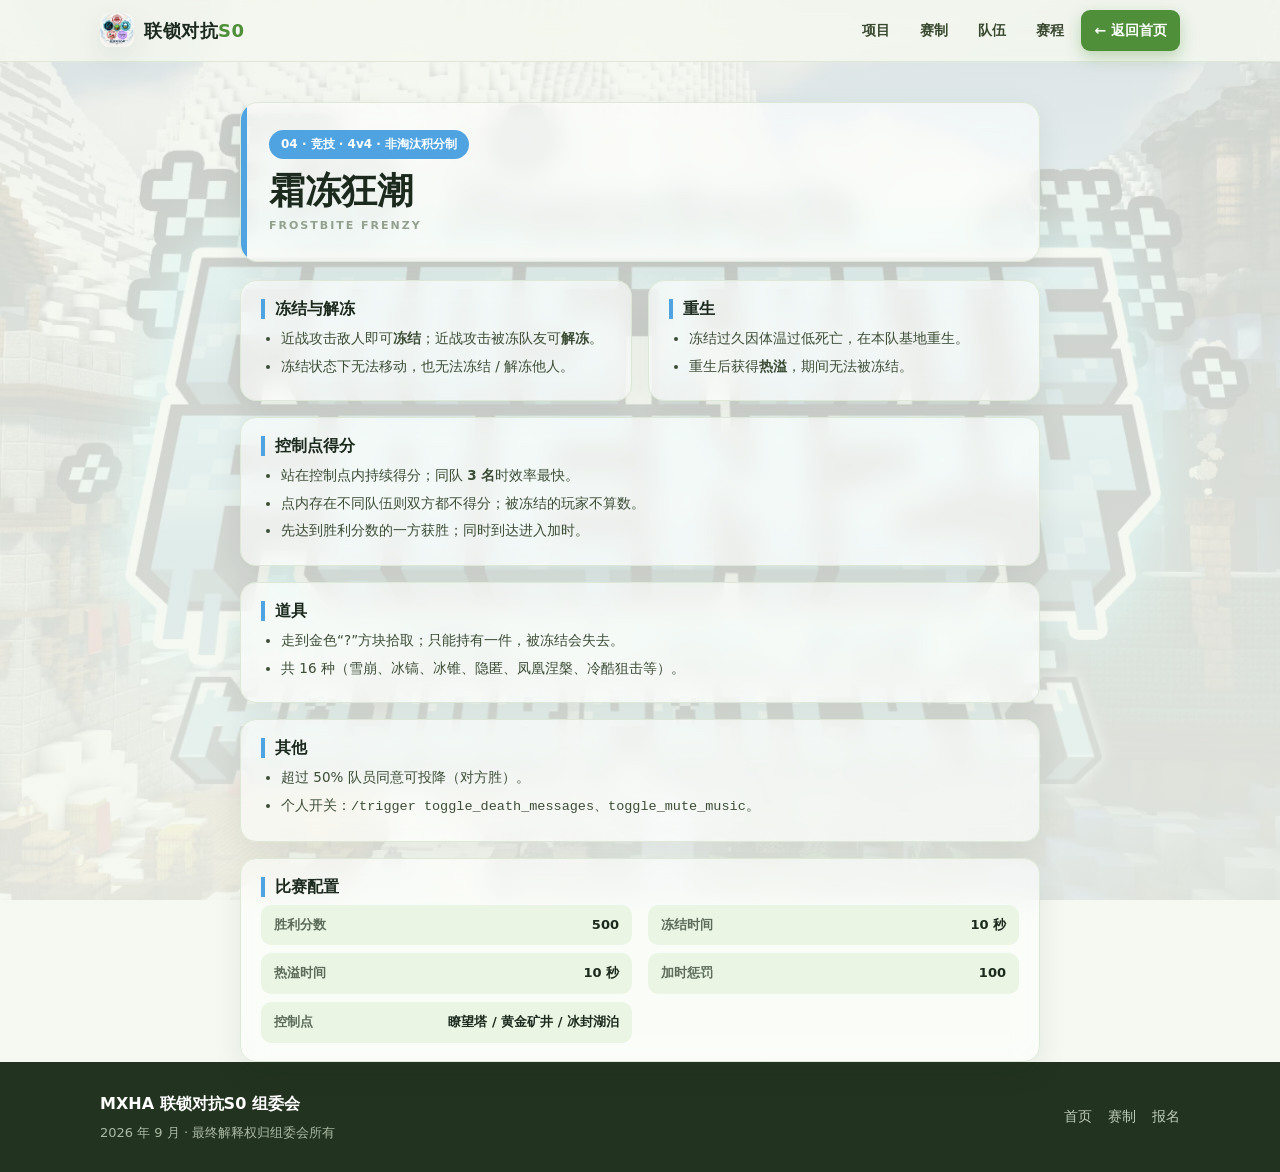
<file: projects/frostbite.html>
<!DOCTYPE html>
<html lang="zh-CN">
<head>
<meta charset="UTF-8">
<meta name="viewport" content="width=device-width, initial-scale=1">
<meta name="description" content="联锁对抗S0 · 霜冻狂潮 游戏机制与比赛配置">
<title>霜冻狂潮 · 联锁对抗S0</title>
<link rel="icon" href="../assets/海报-圆形版.png">
<link rel="stylesheet" href="../styles.css?v=42">
</head>
<body class="detail-page bg-frostbite">
<a class="skip" href="#main">跳到内容</a>
<header class="nav">
  <div class="nav-inner">
    <a class="brand" href="../index.html"><img src="../assets/海报-圆形版.png" alt="联锁对抗S0"><span>联锁对抗<em>S0</em></span></a>
    <button class="nav-toggle" id="navToggle" aria-label="菜单">☰</button>
    <nav class="nav-links" id="navLinks"><a href="../projects.html">项目</a><a href="../rules.html">赛制</a><a href="../teams.html">队伍</a><a href="../schedule.html">赛程</a><a class="nav-cta" href="../index.html">← 返回首页</a></nav>
  </div>
</header>

<main class="detail" id="main" style="--accent:#4FA3E0">
  <div class="detail-head">
    <span class="m-tag">04 · 竞技 · 4v4 · 非淘汰积分制</span>
    <h1>霜冻狂潮</h1>
    <div class="m-en">Frostbite Frenzy</div>
  </div>

  <div class="detail-grid">
    <section class="detail-sec"><h2>冻结与解冻</h2><ul>
      <li>近战攻击敌人即可<b>冻结</b>；近战攻击被冻队友可<b>解冻</b>。</li>
      <li>冻结状态下无法移动，也无法冻结 / 解冻他人。</li>
    </ul></section>
    <section class="detail-sec"><h2>重生</h2><ul>
      <li>冻结过久因体温过低死亡，在本队基地重生。</li>
      <li>重生后获得<b>热溢</b>，期间无法被冻结。</li>
    </ul></section>
    <section class="detail-sec wide"><h2>控制点得分</h2><ul>
      <li>站在控制点内持续得分；同队 <b>3 名</b>时效率最快。</li>
      <li>点内存在不同队伍则双方都不得分；被冻结的玩家不算数。</li>
      <li>先达到胜利分数的一方获胜；同时到达进入加时。</li>
    </ul></section>
    <section class="detail-sec wide"><h2>道具</h2><ul>
      <li>走到金色“?”方块拾取；只能持有一件，被冻结会失去。</li>
      <li>共 16 种（雪崩、冰镐、冰锥、隐匿、凤凰涅槃、冷酷狙击等）。</li>
    </ul></section>
    <section class="detail-sec wide"><h2>其他</h2><ul>
      <li>超过 50% 队员同意可投降（对方胜）。</li>
      <li>个人开关：<code>/trigger toggle_death_messages</code>、<code>toggle_mute_music</code>。</li>
    </ul></section>
    <section class="detail-sec wide"><h2>比赛配置</h2><div class="detail-cfg">
      <div class="row"><span>胜利分数</span><b>500</b></div>
      <div class="row"><span>冻结时间</span><b>10 秒</b></div>
      <div class="row"><span>热溢时间</span><b>10 秒</b></div>
      <div class="row"><span>加时惩罚</span><b>100</b></div>
      <div class="row"><span>控制点</span><b>瞭望塔 / 黄金矿井 / 冰封湖泊</b></div>
    </div></section>
  </div>

</main>

<footer class="footer">
  <div class="footer-inner">
    <div><b>MXHA 联锁对抗S0 组委会</b><p>2026 年 9 月 · 最终解释权归组委会所有</p></div>
    <div class="footer-links"><a href="../index.html">首页</a><a href="../index.html#rules">赛制</a><a href="../index.html#join">报名</a></div>
  </div>
</footer>

<script src="../app.js?v=42"></script>
</body>
</html>
</file>
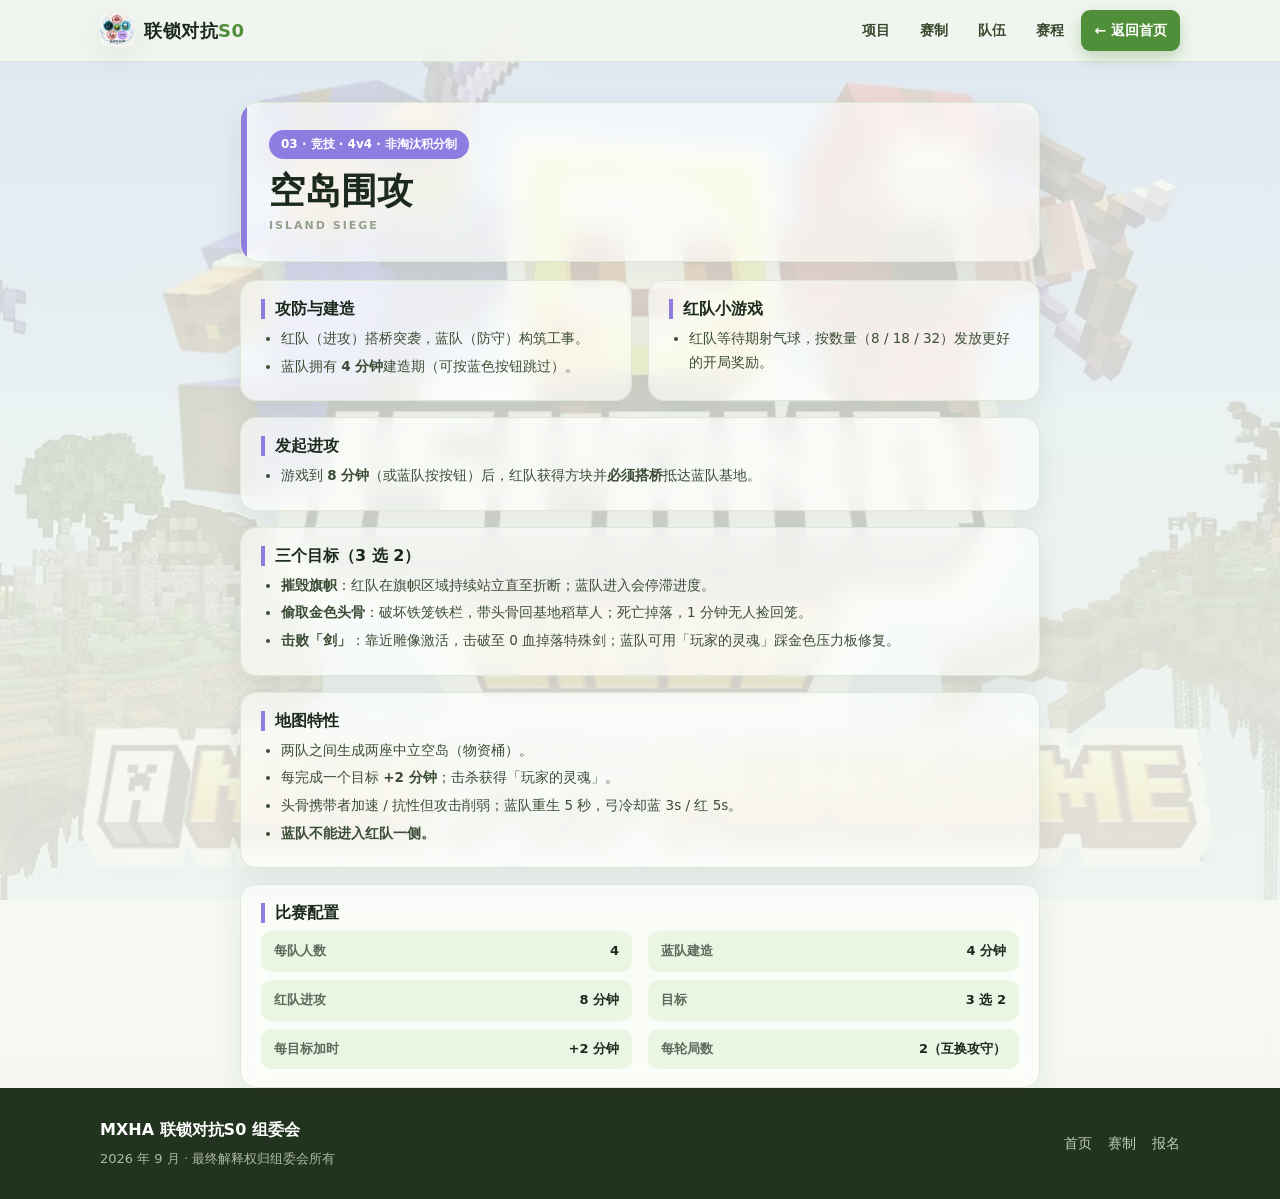
<file: projects/siege.html>
<!DOCTYPE html>
<html lang="zh-CN">
<head>
<meta charset="UTF-8">
<meta name="viewport" content="width=device-width, initial-scale=1">
<meta name="description" content="联锁对抗S0 · 空岛围攻 游戏机制与比赛配置">
<title>空岛围攻 · 联锁对抗S0</title>
<link rel="icon" href="../assets/海报-圆形版.png">
<link rel="stylesheet" href="../styles.css?v=42">
</head>
<body class="detail-page bg-siege">
<a class="skip" href="#main">跳到内容</a>
<header class="nav">
  <div class="nav-inner">
    <a class="brand" href="../index.html"><img src="../assets/海报-圆形版.png" alt="联锁对抗S0"><span>联锁对抗<em>S0</em></span></a>
    <button class="nav-toggle" id="navToggle" aria-label="菜单">☰</button>
    <nav class="nav-links" id="navLinks"><a href="../projects.html">项目</a><a href="../rules.html">赛制</a><a href="../teams.html">队伍</a><a href="../schedule.html">赛程</a><a class="nav-cta" href="../index.html">← 返回首页</a></nav>
  </div>
</header>

<main class="detail" id="main" style="--accent:#8E7CE0">
  <div class="detail-head">
    <span class="m-tag">03 · 竞技 · 4v4 · 非淘汰积分制</span>
    <h1>空岛围攻</h1>
    <div class="m-en">Island Siege</div>
  </div>

  <div class="detail-grid">
    <section class="detail-sec"><h2>攻防与建造</h2><ul>
      <li>红队（进攻）搭桥突袭，蓝队（防守）构筑工事。</li>
      <li>蓝队拥有 <b>4 分钟</b>建造期（可按蓝色按钮跳过）。</li>
    </ul></section>
    <section class="detail-sec"><h2>红队小游戏</h2><ul>
      <li>红队等待期射气球，按数量（8 / 18 / 32）发放更好的开局奖励。</li>
    </ul></section>
    <section class="detail-sec wide"><h2>发起进攻</h2><ul>
      <li>游戏到 <b>8 分钟</b>（或蓝队按按钮）后，红队获得方块并<b>必须搭桥</b>抵达蓝队基地。</li>
    </ul></section>
    <section class="detail-sec wide"><h2>三个目标（3 选 2）</h2><ul>
      <li><b>摧毁旗帜</b>：红队在旗帜区域持续站立直至折断；蓝队进入会停滞进度。</li>
      <li><b>偷取金色头骨</b>：破坏铁笼铁栏，带头骨回基地稻草人；死亡掉落，1 分钟无人捡回笼。</li>
      <li><b>击败「剑」</b>：靠近雕像激活，击破至 0 血掉落特殊剑；蓝队可用「玩家的灵魂」踩金色压力板修复。</li>
    </ul></section>
    <section class="detail-sec wide"><h2>地图特性</h2><ul>
      <li>两队之间生成两座中立空岛（物资桶）。</li>
      <li>每完成一个目标 <b>+2 分钟</b>；击杀获得「玩家的灵魂」。</li>
      <li>头骨携带者加速 / 抗性但攻击削弱；蓝队重生 5 秒，弓冷却蓝 3s / 红 5s。</li>
      <li><b>蓝队不能进入红队一侧。</b></li>
    </ul></section>
    <section class="detail-sec wide"><h2>比赛配置</h2><div class="detail-cfg">
      <div class="row"><span>每队人数</span><b>4</b></div>
      <div class="row"><span>蓝队建造</span><b>4 分钟</b></div>
      <div class="row"><span>红队进攻</span><b>8 分钟</b></div>
      <div class="row"><span>目标</span><b>3 选 2</b></div>
      <div class="row"><span>每目标加时</span><b>+2 分钟</b></div>
      <div class="row"><span>每轮局数</span><b>2（互换攻守）</b></div>
    </div></section>
  </div>

</main>

<footer class="footer">
  <div class="footer-inner">
    <div><b>MXHA 联锁对抗S0 组委会</b><p>2026 年 9 月 · 最终解释权归组委会所有</p></div>
    <div class="footer-links"><a href="../index.html">首页</a><a href="../index.html#rules">赛制</a><a href="../index.html#join">报名</a></div>
  </div>
</footer>

<script src="../app.js?v=42"></script>
</body>
</html>
</file>
<file: styles.css>
:root{
  --grass:#4f8f3a;
  --grass2:#6ab04c;
  --grass-soft:#eaf5e4;
  --gold:#d9a520;
  --gold-soft:#fbf3dc;
  --ink:#1c2a1e;
  --muted:#5c6b5a;
  --line:#dde8d6;
  --card:#ffffff;
  --bg:#f4f8f0;
  --bg2:#eaf2e3;
  --shadow:0 10px 30px rgba(28,42,30,.08);
  --radius:16px;
  --max:1120px;
}
*{box-sizing:border-box}
html{scroll-behavior:smooth}
body{
  margin:0; background:var(--bg); color:var(--ink);
  font-family:"Noto Sans SC","PingFang SC","Microsoft YaHei",system-ui,-apple-system,"Segoe UI",sans-serif;
  line-height:1.75; -webkit-font-smoothing:antialiased;
}
a{color:inherit; text-decoration:none}
img{max-width:100%; display:block}
h1,h2,h3,h4{line-height:1.25; margin:0}
p{margin:0}
.skip{position:absolute;left:-999px;top:0;background:#fff;padding:8px 14px;border-radius:0 0 8px 0;z-index:99}
.skip:focus{left:0}

/* progress */
.progress{position:fixed;top:0;left:0;height:3px;width:0;z-index:60;
  background:linear-gradient(90deg,var(--grass2),var(--gold));transition:width .1s linear}

/* nav */
.nav{position:sticky;top:0;z-index:50;background:rgba(244,248,240,.82);
  backdrop-filter:blur(12px);border-bottom:1px solid var(--line)}
.nav-inner{max-width:var(--max);margin:0 auto;padding:10px 20px;display:flex;align-items:center;gap:18px}
.brand{display:flex;align-items:center;gap:10px;font-weight:900;font-size:18px;letter-spacing:.5px}
.brand img{width:34px;height:34px;border-radius:9px;object-fit:cover;box-shadow:var(--shadow)}
.brand em{color:var(--grass);font-style:normal}
.nav-links{margin-left:auto;display:flex;align-items:center;gap:4px}
.nav-links a{padding:8px 13px;border-radius:9px;font-size:14px;font-weight:600;color:#39492f;transition:.2s}
.nav-links a:hover{background:var(--grass-soft);color:var(--grass)}
.nav-cta{background:var(--grass);color:#fff !important;box-shadow:0 6px 16px rgba(79,143,58,.32)}
.nav-cta:hover{background:#457d32;color:#fff !important}
.nav-toggle{display:none;margin-left:auto;background:none;border:0;font-size:22px;color:var(--ink);cursor:pointer}

/* hero */
.hero{position:relative;overflow:hidden;border-bottom:1px solid var(--line)}
.hero-bg{position:absolute;inset:0;
  background:
    radial-gradient(900px 420px at 78% -10%,rgba(106,176,76,.20),transparent 60%),
    radial-gradient(700px 380px at 8% 110%,rgba(217,165,32,.14),transparent 60%),
    linear-gradient(180deg,#fbfdf9,#eef6e8);
}
.hero-inner{position:relative;max-width:var(--max);margin:0 auto;padding:60px 20px 64px;
  display:grid;grid-template-columns:1.1fr .9fr;gap:48px;align-items:center}
.badge{display:inline-flex;align-items:center;gap:8px;padding:6px 16px;border-radius:999px;
  background:#fff;border:1px solid var(--line);font-size:13px;font-weight:700;color:var(--grass);box-shadow:var(--shadow)}
.badge i{width:8px;height:8px;border-radius:50%;background:currentColor}
.badge.is-live{color:#d9534f} .badge.is-live i{animation:blink 1s steps(2) infinite}
.badge.is-soon{color:#8a948a}
@keyframes blink{50%{opacity:.25}}
.hero h1{font-size:clamp(40px,7vw,72px);font-weight:900;letter-spacing:1px;margin:18px 0 6px;color:#22331f;
  text-shadow:3px 3px 0 rgba(106,176,76,.18)}
.hero h1 .gold{color:var(--gold)}
.hero-title{display:flex;align-items:center;gap:14px;flex-wrap:wrap}
.hero-title-img{height:clamp(64px,11vw,132px);width:auto;display:block;
  filter:drop-shadow(3px 4px 0 rgba(106,176,76,.18))}
.sub{font-size:clamp(15px,2.4vw,19px);font-weight:800;color:#3c4d36}
.lead{margin-top:12px;color:var(--muted);max-width:46ch}
.chips{display:flex;flex-wrap:wrap;gap:8px;margin-top:20px}
.chip{font-size:12.5px;font-weight:700;color:#3c4d36;background:#fff;border:1px solid var(--line);
  border-radius:999px;padding:6px 14px;box-shadow:0 3px 10px rgba(28,42,30,.05)}
.hero-actions{display:flex;gap:12px;margin-top:24px;flex-wrap:wrap}
.btn{display:inline-block;padding:12px 26px;border-radius:11px;font-weight:800;font-size:15px;
  border:1px solid transparent;cursor:pointer;transition:.22s}
.btn-primary{background:var(--grass);color:#fff;box-shadow:0 8px 22px rgba(79,143,58,.3)}
.btn-primary:hover{transform:translateY(-2px);box-shadow:0 12px 26px rgba(79,143,58,.36)}
.btn-ghost{background:#fff;border-color:var(--line);color:#39492f}
.btn-ghost:hover{border-color:var(--grass);color:var(--grass)}
.btn.block{display:block;text-align:center;margin-bottom:10px}
.countdown{display:flex;gap:10px;flex-wrap:wrap;margin-top:26px}
.cd-box{min-width:66px;padding:9px 14px;border-radius:12px;background:#22331f;color:#eef7e8;text-align:center;box-shadow:var(--shadow)}
.cd-box b{display:block;font-size:22px;font-weight:900}
.cd-box span{font-size:11px;opacity:.75;letter-spacing:1px}
.cd-label{width:100%;font-size:12px;color:var(--muted);letter-spacing:1px}
.hero-art img{border-radius:var(--radius);box-shadow:0 24px 50px rgba(28,42,30,.18);border:4px solid #fff}

/* section */
.section{max-width:var(--max);margin:0 auto;padding:56px 20px 0}
.sec-head{display:flex;align-items:center;gap:12px;margin-bottom:22px}
.sec-head .blk{width:20px;height:20px;border-radius:6px;flex:none;
  background:linear-gradient(135deg,var(--grass2),var(--grass));box-shadow:3px 3px 0 rgba(79,143,58,.2)}
.sec-head h2{font-size:clamp(21px,3.4vw,27px);font-weight:900}
.sec-head p{font-size:13px;color:var(--muted)}
.sub-head{font-size:17px;font-weight:800;margin:26px 0 12px;padding-left:12px;border-left:4px solid var(--grass)}
.about-desc{color:var(--muted);max-width:80ch;margin-bottom:22px}

.facts{display:grid;grid-template-columns:repeat(4,1fr);gap:14px}
.fact{background:var(--card);border:1px solid var(--line);border-radius:14px;padding:14px 16px;box-shadow:var(--shadow)}
.fact span{display:block;font-size:12px;color:var(--muted);font-weight:700;letter-spacing:.5px;margin-bottom:4px}
.fact b{font-size:14.5px}

/* projects */
.projects{display:grid;grid-template-columns:repeat(4,1fr);gap:18px}
.pcard{background:var(--card);border:1px solid var(--line);border-radius:var(--radius);overflow:hidden;
  box-shadow:var(--shadow);transition:.25s;display:flex;flex-direction:column}
.pcard:hover{transform:translateY(-6px);box-shadow:0 18px 40px rgba(28,42,30,.14);border-color:rgba(79,143,58,.35)}
.pcover{position:relative;aspect-ratio:16/10;background:linear-gradient(135deg,#dfeed6,#c8e0bb)}
.pcover img{position:absolute;inset:0;width:100%;height:100%;object-fit:cover}
.pbody{padding:16px 18px 20px}
.ptag{display:inline-block;font-size:11.5px;font-weight:800;color:var(--grass);background:var(--grass-soft);
  border-radius:999px;padding:3px 10px;margin-bottom:8px}
.pcard h3{font-size:19px;font-weight:900}
.pen{font-size:11px;letter-spacing:1.5px;text-transform:uppercase;color:#93a08e;font-weight:800;margin-bottom:8px}
.pbody p{font-size:13.5px;color:var(--muted)}

/* tables */
.table-wrap{border:1px solid var(--line);border-radius:14px;overflow:hidden;box-shadow:var(--shadow);background:#fff}
table{width:100%;border-collapse:collapse;font-size:14px}
th,td{padding:11px 14px;text-align:left;border-bottom:1px solid var(--line)}
th{background:#f2f8ec;font-weight:800;color:#33452c;font-size:12.5px;white-space:nowrap}
tbody tr:last-child td{border-bottom:none}
tbody tr:hover{background:#f8fcf5}
td.g{color:var(--gold);font-weight:900}
.schedule .day{font-weight:900;color:var(--grass)}

.two-col{display:grid;grid-template-columns:1fr 1fr;gap:16px;margin-top:18px}
.panel{background:var(--card);border:1px solid var(--line);border-radius:14px;padding:18px 20px;box-shadow:var(--shadow)}
.panel h4{font-size:15px;font-weight:900;margin-bottom:8px}
.panel p{font-size:14px}
.muted{color:var(--muted);font-size:13.5px !important}
pre{margin:8px 0 0;background:#22331f;color:#dcefd2;padding:14px 16px;border-radius:10px;
  font-size:13px;overflow:auto;font-family:ui-monospace,Consolas,monospace}

.tick{list-style:none;margin:0;padding:0;display:grid;gap:8px}
.tick li{position:relative;padding:10px 14px 10px 38px;background:#fff;border:1px solid var(--line);
  border-radius:12px;font-size:14px;box-shadow:var(--shadow)}
.tick li::before{content:"";position:absolute;left:14px;top:16px;width:12px;height:12px;border-radius:4px;
  background:linear-gradient(135deg,var(--grass2),var(--grass))}

.note{margin-top:14px;font-size:13px;color:var(--muted);background:var(--grass-soft);
  border:1px dashed rgba(79,143,58,.35);border-radius:12px;padding:11px 16px}

/* awards */
.awards{display:grid;grid-template-columns:repeat(4,1fr);gap:16px}
.award{background:var(--card);border:1px solid var(--line);border-radius:var(--radius);padding:22px 18px;
  text-align:center;box-shadow:var(--shadow)}
.award .medal{width:52px;height:52px;margin:0 auto 12px;border-radius:14px;display:flex;align-items:center;justify-content:center;
  font-weight:900;font-size:16px;color:#fff;background:linear-gradient(135deg,var(--grass2),var(--grass));
  box-shadow:0 8px 18px rgba(79,143,58,.3)}
.award h3{font-size:16px;font-weight:900;margin-bottom:6px}
.award p{font-size:13px;color:var(--muted)}
.award .medal,.gold-award .medal{background:linear-gradient(135deg,#f0c949,var(--gold))}
.gold-award{border-color:rgba(217,165,32,.5);background:linear-gradient(180deg,#fffdf6,#fff)}

/* join */
.join-grid{display:grid;grid-template-columns:1fr 1fr;gap:16px}
.join-card{background:var(--card);border:1px solid var(--line);border-radius:var(--radius);padding:22px;box-shadow:var(--shadow)}
.join-card h3{font-size:18px;font-weight:900;margin-bottom:14px}
.timeline{list-style:none;margin:0 0 12px;padding:0;display:grid;gap:10px}
.timeline li{display:flex;justify-content:space-between;gap:10px;padding:10px 14px;border-radius:10px;
  background:var(--grass-soft);font-size:14px}
.timeline li span{color:var(--muted);font-weight:700}
.contact{margin-top:16px;display:grid;gap:8px}
.contact div{display:flex;justify-content:space-between;gap:10px;font-size:13.5px;padding:8px 0;border-bottom:1px dashed var(--line)}
.contact span{color:var(--muted);font-weight:700}
.contact a{color:var(--grass);font-weight:700}

/* clubs */
.clubs{display:grid;grid-template-columns:repeat(5,1fr);gap:16px}
.club{background:var(--card);border:1px solid var(--line);border-radius:14px;padding:16px 12px;text-align:center;
  box-shadow:var(--shadow);transition:.25s}
.club:hover{transform:translateY(-4px);border-color:rgba(79,143,58,.35)}
.club img{width:84px;height:84px;object-fit:contain;margin:0 auto 10px}
.club span{font-size:12.5px;font-weight:700}

/* footer */
.footer{margin-top:64px;background:#22331f;color:#d9e8d2}
.footer-inner{max-width:var(--max);margin:0 auto;padding:28px 20px;display:flex;justify-content:space-between;
  align-items:center;gap:16px;flex-wrap:wrap}
.footer b{color:#fff}
.footer p{font-size:13px;opacity:.75;margin-top:4px}
.footer-links{display:flex;gap:16px;font-size:13.5px}
.footer-links a{opacity:.85} .footer-links a:hover{opacity:1;color:var(--grass2)}

/* reveal */
.reveal{opacity:0;transform:translateY(18px);transition:opacity .6s,transform .6s}
.reveal.in{opacity:1;transform:none}

/* responsive */
@media(max-width:1024px){
  .hero-inner{grid-template-columns:1fr;gap:32px}
  .hero-art{order:-1}
  .facts{grid-template-columns:repeat(2,1fr)}
  .projects{grid-template-columns:repeat(2,1fr)}
  .awards{grid-template-columns:repeat(2,1fr)}
  .clubs{grid-template-columns:repeat(3,1fr)}
}
@media(max-width:720px){
  .nav-toggle{display:block}
  .nav-links{position:absolute;top:100%;left:0;right:0;flex-direction:column;align-items:stretch;gap:2px;
    background:#fff;border-bottom:1px solid var(--line);padding:10px;box-shadow:var(--shadow);display:none}
  .nav-links.open{display:flex}
  .nav-links a{padding:12px 14px}
  .two-col,.join-grid{grid-template-columns:1fr}
  .facts,.projects,.awards{grid-template-columns:1fr}
  .clubs{grid-template-columns:repeat(2,1fr)}
  .section{padding-top:44px}
  th,td{padding:9px 10px;font-size:13px}
}

/* project card clickable */
.pcard{cursor:pointer}
.pcard:focus-visible{outline:3px solid var(--grass2);outline-offset:2px}
.pcard .more{display:inline-block;margin-top:12px;font-size:12.5px;font-weight:800;color:var(--grass)}
.pcard:hover .more{text-decoration:underline}

/* ===== 项目详情页 ===== */
.detail{max-width:840px;margin:0 auto;padding:40px 20px 0}
.detail-head{position:relative;background:var(--card);border:1px solid var(--line);border-radius:18px;
  padding:26px 28px;box-shadow:var(--shadow);overflow:hidden;animation:fadeUp .5s both}
.detail-head::before{content:"";position:absolute;left:0;top:0;bottom:0;width:6px;background:var(--accent,var(--grass))}
.detail-head .m-tag{display:inline-block;font-size:12px;font-weight:800;color:#fff;border-radius:999px;
  padding:4px 12px;margin-bottom:10px;background:var(--accent,var(--grass))}
.detail-head h1{font-size:clamp(26px,4.5vw,36px);font-weight:900;line-height:1.2}
.detail-head .m-en{font-size:11px;letter-spacing:2px;text-transform:uppercase;color:#93a08e;font-weight:800;margin-top:4px}
.detail-grid{display:grid;grid-template-columns:1fr 1fr;gap:16px;margin-top:18px}
.detail-sec{background:var(--card);border:1px solid var(--line);border-radius:16px;padding:18px 20px;
  box-shadow:var(--shadow);animation:fadeUp .5s both}
.detail-sec h2{font-size:16px;font-weight:900;margin-bottom:8px;padding-left:10px;border-left:4px solid var(--accent,var(--grass))}
.detail-sec ul{margin:0;padding-left:20px}
.detail-sec li{font-size:13.5px;color:#3c4d36;margin:4px 0}
.detail-sec.wide{grid-column:1 / -1}
.detail-cfg{display:grid;grid-template-columns:1fr 1fr;gap:8px 16px}
.detail-cfg .row{display:flex;justify-content:space-between;gap:10px;font-size:13px;
  padding:9px 13px;border-radius:10px;background:var(--grass-soft)}
.detail-cfg .row span{color:var(--muted);font-weight:700}
.detail-cta{margin:26px 0 8px;text-align:center}
@keyframes fadeUp{from{opacity:0;transform:translateY(16px)}to{opacity:1;transform:none}}
.detail-sec:nth-child(1){animation-delay:.05s}
.detail-sec:nth-child(2){animation-delay:.1s}
.detail-sec:nth-child(3){animation-delay:.15s}
.detail-sec:nth-child(4){animation-delay:.2s}
.detail-sec:nth-child(5){animation-delay:.25s}
.detail-sec:nth-child(6){animation-delay:.3s}
@media(max-width:640px){
  .detail{padding:26px 16px 0}
  .detail-grid{grid-template-columns:1fr}
  .detail-cfg{grid-template-columns:1fr}
}
@media(prefers-reduced-motion:reduce){
  .detail-head,.detail-sec{animation:none}
}

/* ===== 详情页背景（项目封面 + 毛玻璃） ===== */
body.detail-page{background:#eef4e8 center/cover no-repeat fixed}
body.bg-bedwars{background:linear-gradient(rgba(244,248,240,.82),rgba(244,248,240,.92)),url('assets/project-bedwars.png') center/cover no-repeat fixed}
body.bg-desert{background:linear-gradient(rgba(244,248,240,.82),rgba(244,248,240,.92)),url('assets/project-desert.png') center/cover no-repeat fixed}
body.bg-siege{background:linear-gradient(rgba(244,248,240,.82),rgba(244,248,240,.92)),url('assets/project-siege.png') center/cover no-repeat fixed}
body.bg-frostbite{background:linear-gradient(rgba(244,248,240,.82),rgba(244,248,240,.92)),url('assets/project-frostbite.png') center/cover no-repeat fixed}
body.detail-page .detail-head,
body.detail-page .detail-sec{
  background:rgba(255,255,255,.58);
  -webkit-backdrop-filter:blur(12px) saturate(1.3);
  backdrop-filter:blur(12px) saturate(1.3)}

/* ===== 队伍 / 赛程页 ===== */
.nav-links a.active{background:var(--grass-soft);color:var(--grass)}
/* 主页快捷入口 */
.hub-grid{display:grid;grid-template-columns:repeat(3,1fr);gap:16px}
.hub-card{display:block;background:var(--card);border:1px solid var(--line);border-radius:var(--radius);
  padding:20px 20px 18px;box-shadow:var(--shadow);transition:.25s}
.hub-card:hover{transform:translateY(-5px);border-color:rgba(79,143,58,.35);box-shadow:0 18px 40px rgba(28,42,30,.14)}
.hub-card .hnum{font-size:12px;font-weight:800;letter-spacing:1px;color:var(--gold)}
.hub-card h3{font-size:17px;font-weight:900;margin:6px 0 4px}
.hub-card p{font-size:13px;color:var(--muted)}
.hub-card .harrow{display:inline-block;margin-top:10px;font-size:12.5px;font-weight:800;color:var(--grass)}
.hub-card:hover .harrow{text-decoration:underline}
/* 主页队伍预览 */
.team-preview{display:grid;grid-template-columns:repeat(4,1fr);gap:14px}
.tmini{display:block;background:var(--card);border:1px solid var(--line);border-radius:14px;
  padding:16px;box-shadow:var(--shadow);transition:.25s}
.tmini:hover{transform:translateY(-4px);border-color:rgba(79,143,58,.35)}
.tmini-head{display:flex;align-items:center;gap:9px}
.tmini-num{width:30px;height:30px;flex:none;border-radius:9px;display:flex;align-items:center;justify-content:center;
  font-weight:900;font-size:14px;color:#fff;background:linear-gradient(135deg,var(--grass2),var(--grass))}
.tmini-name{font-weight:900;font-size:15px}
.tmini-meta{display:block;margin-top:8px;font-size:12px;color:var(--muted)}
.team-grid{display:grid;grid-template-columns:repeat(2,1fr);gap:18px;margin-top:8px}
.team-card{background:var(--card);border:1px solid var(--line);border-radius:var(--radius);padding:20px 22px;
  box-shadow:var(--shadow);transition:.25s}
.team-card:hover{transform:translateY(-4px);border-color:rgba(79,143,58,.35);box-shadow:0 18px 40px rgba(28,42,30,.14)}
.team-top{display:flex;align-items:center;gap:12px;margin-bottom:10px}
.team-num{width:38px;height:38px;flex:none;border-radius:12px;display:flex;align-items:center;justify-content:center;
  font-weight:900;font-size:16px;color:#fff;background:linear-gradient(135deg,var(--grass2),var(--grass));
  box-shadow:0 8px 18px rgba(79,143,58,.3)}
.team-name{font-size:19px;font-weight:900}
.team-tags{margin-left:auto;display:flex;gap:6px;flex-wrap:wrap;justify-content:flex-end}
.team-tag{font-size:11px;font-weight:800;color:var(--gold);background:var(--gold-soft);
  border-radius:999px;padding:3px 10px;white-space:nowrap}
.team-tag.is-tbd{color:var(--muted);background:var(--bg);border:1px solid var(--line)}
.team-schools{display:flex;flex-wrap:wrap;gap:6px;margin:6px 0 14px}
.school-tag{font-size:12px;font-weight:700;color:#3c4d36;background:var(--grass-soft);border-radius:999px;padding:3px 11px}
.roster{list-style:none;margin:0;padding:0;display:grid;grid-template-columns:1fr 1fr;gap:8px}
.roster li{display:flex;align-items:center;gap:8px;font-size:13.5px;background:var(--bg);
  border:1px solid var(--line);border-radius:10px;padding:8px 11px;font-weight:600;overflow:hidden;text-overflow:ellipsis}
.roster li::before{content:"";width:8px;height:8px;border-radius:50%;flex:none;
  background:linear-gradient(135deg,var(--grass2),var(--grass))}
.roster li.is-pending{color:var(--muted)}
.roster li.is-pending::before{background:var(--gold)}
.roster li.is-captain{background:var(--gold-soft);border-color:rgba(217,165,32,.55);color:#8a6d12;font-weight:800}
.roster li.is-captain::before{background:linear-gradient(135deg,#f0c949,var(--gold))}
.cap-badge{margin-left:auto;flex:none;font-size:11px;font-weight:800;color:#8a6d12;
  background:rgba(217,165,32,.20);border-radius:999px;padding:1px 8px}
.team-count{margin-top:14px;font-size:12px;color:var(--muted)}
td.ph{color:var(--muted);font-weight:600}
@media(max-width:820px){
  .team-grid{grid-template-columns:1fr}
  .roster{grid-template-columns:1fr}
}
@media(max-width:1024px){
  .hub-grid{grid-template-columns:repeat(2,1fr)}
  .team-preview{grid-template-columns:repeat(2,1fr)}
}
@media(max-width:640px){
  .hub-grid,.team-preview{grid-template-columns:1fr}
}





/* ===== 奖状领取 ===== */
.cert-hero{display:grid;grid-template-columns:1.1fr .9fr;gap:24px;align-items:center;background:linear-gradient(135deg,#fbfdf9,#eef6e8);border:1px solid var(--line);border-radius:var(--radius);padding:26px 28px;box-shadow:var(--shadow);margin-bottom:26px}
.cert-badge{display:inline-block;font-size:12px;font-weight:800;color:#fff;background:var(--gold);border-radius:999px;padding:4px 14px;letter-spacing:1px}
.cert-hero-txt h3{font-size:26px;font-weight:900;margin:10px 0 8px}
.cert-hero-txt p{font-size:14px;color:var(--muted)}
.cert-hero-art{width:100%;border-radius:12px;border:1px solid var(--line);box-shadow:var(--shadow)}
.cert-wrap{max-width:900px;background:var(--card);border:1px solid var(--line);border-radius:var(--radius);box-shadow:var(--shadow);overflow:hidden}
.cert-tabs{display:flex;background:var(--grass-soft);border-bottom:1px solid var(--line)}
.cert-tab{flex:1;padding:16px;border:0;background:transparent;font-family:inherit;font-size:16px;font-weight:800;color:#3c4d36;cursor:pointer;position:relative;transition:.2s}
.cert-tab:hover{color:var(--grass)}
.cert-tab.active{color:var(--grass);background:#fff}
.cert-tab.active::after{content:"";position:absolute;left:0;right:0;bottom:-1px;height:3px;background:var(--grass)}
.cert-panel{padding:26px 26px 8px}
.cert-tip{font-size:15px;color:#3c4d36;margin-bottom:16px}
.cert-form{display:flex;gap:10px;flex-wrap:wrap}
.cert-form input{flex:1;min-width:200px;padding:12px 16px;border:1px solid var(--line);border-radius:11px;font-size:15px;font-family:inherit;outline:none;transition:.2s}
.cert-form input:focus{border-color:var(--grass);box-shadow:0 0 0 3px rgba(79,143,58,.12)}
.cert-form .btn{white-space:nowrap}
.cert-result{padding:0 26px 26px}
.cert-result:empty{padding:0}
.cert-preview{margin-top:18px}
.cert-img{width:100%;border-radius:12px;border:1px solid var(--line);box-shadow:var(--shadow)}
.cert-preview-actions{margin-top:16px;text-align:center}
.cert-err{margin-top:16px;color:#c0504d;font-size:14px;background:#fdf1f0;border:1px solid #f2d3d2;border-radius:10px;padding:10px 14px}
@media(max-width:820px){.cert-hero{grid-template-columns:1fr}.cert-hero-art{order:-1}}

.cert-grid{display:grid;grid-template-columns:1fr 1fr;gap:18px;margin-top:18px}
.cert-card{margin:0;background:var(--bg);border:1px solid var(--line);border-radius:14px;padding:14px}
.cert-card figcaption{font-size:14px;font-weight:800;color:var(--grass);margin-bottom:10px;text-align:center}
.cert-card img{width:100%;border-radius:10px;border:1px solid var(--line);box-shadow:var(--shadow);margin-bottom:12px}
.cert-card .btn{display:block;text-align:center}
@media(max-width:820px){.cert-grid{grid-template-columns:1fr}}

/* ===== 页脚吸底 ===== */
body{min-height:100vh;display:flex;flex-direction:column}
main{flex:1 0 auto;width:100%}
.footer{margin-top:auto}
</file>
